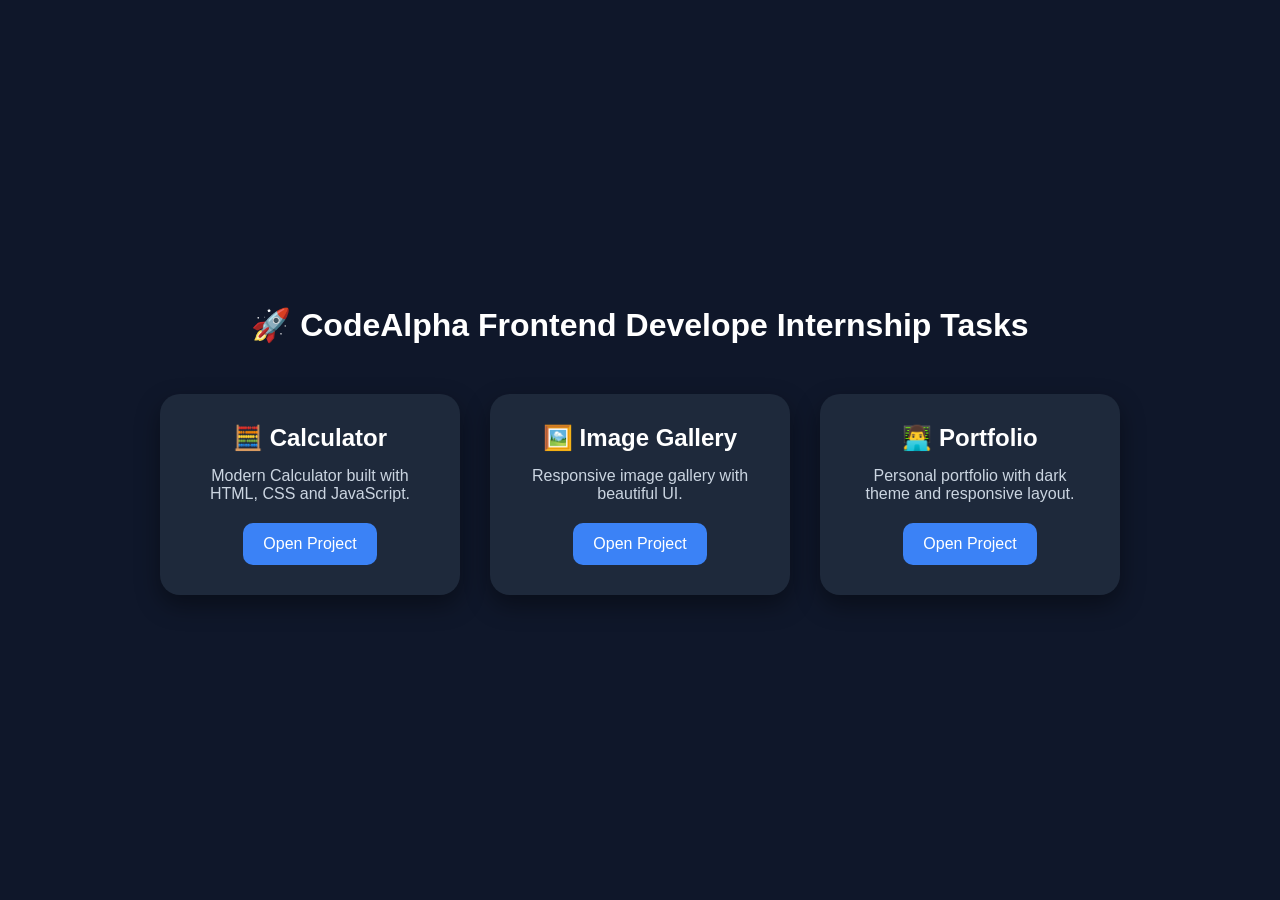
<file: index.html>
<!DOCTYPE html>
<html lang="en">
<head>
    <meta charset="UTF-8">
    <meta name="viewport" content="width=device-width, initial-scale=1.0">
    <title>CodeAlpha Tasks</title>
    <link rel="stylesheet" href="style.css">
</head>
<body>

    <h1>🚀 CodeAlpha Frontend Develope Internship Tasks</h1>

    <div class="container">

        <div class="card">
            <h2>🧮 Calculator</h2>
            <p>Modern Calculator built with HTML, CSS and JavaScript.</p>
            <a href="./calculator/">Open Project</a>
        </div>

        <div class="card">
            <h2>🖼️ Image Gallery</h2>
            <p>Responsive image gallery with beautiful UI.</p>
            <a href="./image-gallery/">Open Project</a>
        </div>

        <div class="card">
            <h2>👨‍💻 Portfolio</h2>
            <p>Personal portfolio with dark theme and responsive layout.</p>
            <a href="./Portfolio/">Open Project</a>
        </div>

    </div>

</body>
</html>
</file>
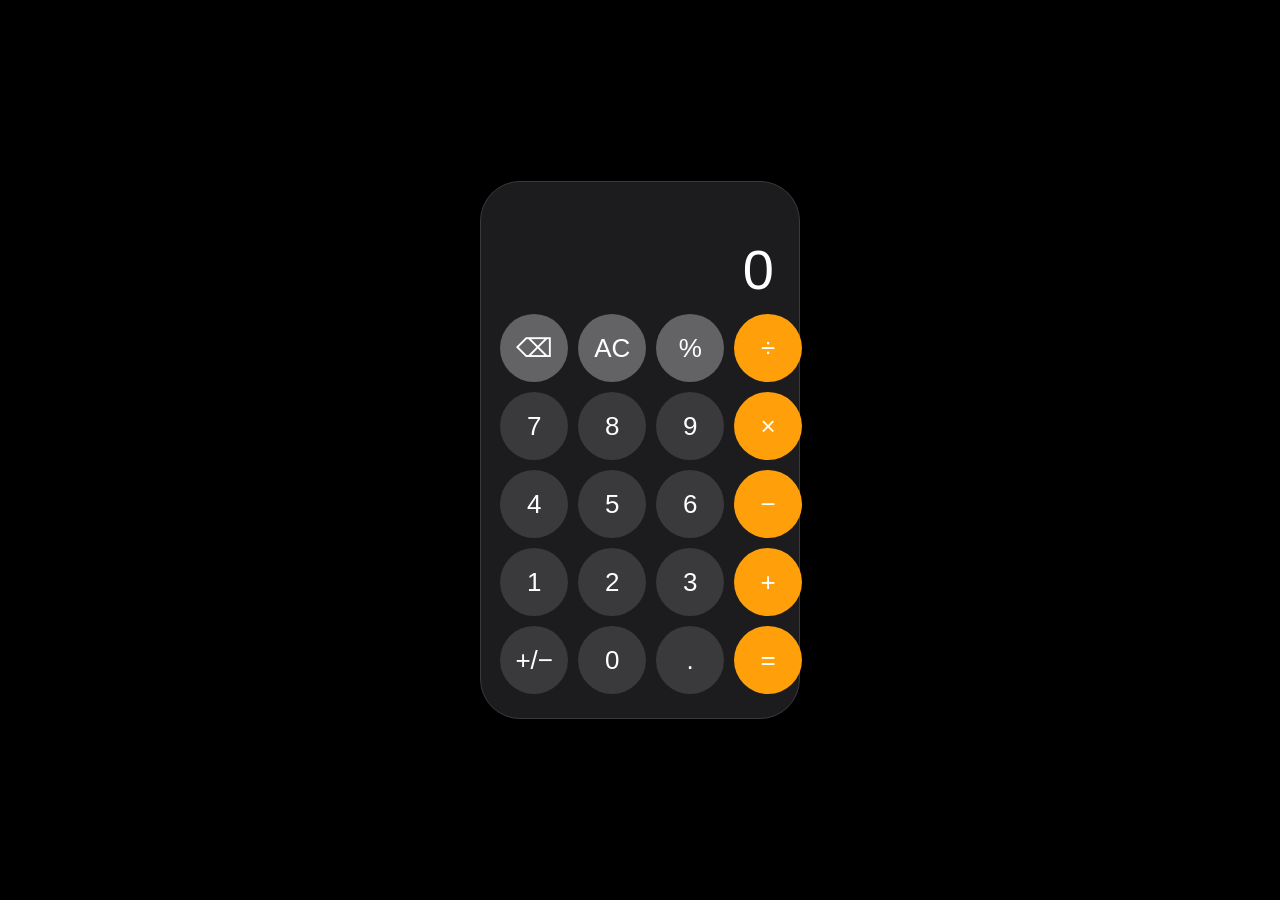
<file: calculator/index.html>
<!DOCTYPE html>
<html lang="en">
<head>
  <meta charset="UTF-8" />
  <meta name="viewport" content="width=device-width, initial-scale=1.0"/>
  <title> Calculator </title>
  <link rel="stylesheet" href="style.css" />
</head>
<body>

  <div class="calc-wrap">
    <div class="calc">

      <!-- Display -->
      <div class="display">
        <div class="expression" id="expr"></div>
        <div class="result" id="result">0</div>
      </div>

      <!-- Buttons Grid -->
      <div class="grid">

        <!-- Row 1 -->
        <button class="btn btn-gray" id="btn-del" onclick="calcDel()">⌫</button>
        <button class="btn btn-gray" onclick="calcAC()">AC</button>
        <button class="btn btn-gray" onclick="calcPercent()">%</button>
        <button class="btn btn-orange" id="op-div" onclick="calcOp('÷')">÷</button>

        <!-- Row 2 -->
        <button class="btn btn-dark" onclick="calcNum('7')">7</button>
        <button class="btn btn-dark" onclick="calcNum('8')">8</button>
        <button class="btn btn-dark" onclick="calcNum('9')">9</button>
        <button class="btn btn-orange" id="op-mul" onclick="calcOp('×')">×</button>

        <!-- Row 3 -->
        <button class="btn btn-dark" onclick="calcNum('4')">4</button>
        <button class="btn btn-dark" onclick="calcNum('5')">5</button>
        <button class="btn btn-dark" onclick="calcNum('6')">6</button>
        <button class="btn btn-orange" id="op-sub" onclick="calcOp('−')">−</button>

        <!-- Row 4 -->
        <button class="btn btn-dark" onclick="calcNum('1')">1</button>
        <button class="btn btn-dark" onclick="calcNum('2')">2</button>
        <button class="btn btn-dark" onclick="calcNum('3')">3</button>
        <button class="btn btn-orange" id="op-add" onclick="calcOp('+')">+</button>

        <!-- Row 5 -->
        <button class="btn btn-dark" onclick="calcPlusMinus()">+/−</button>
        <button class="btn btn-dark" onclick="calcNum('0')">0</button>
        <button class="btn btn-dark" onclick="calcDot()">.</button>
        <button class="btn btn-orange" onclick="calcEquals()">=</button>

      </div>
    </div>
  </div>

  <script src="script.js"></script>
</body>
</html>
</file>
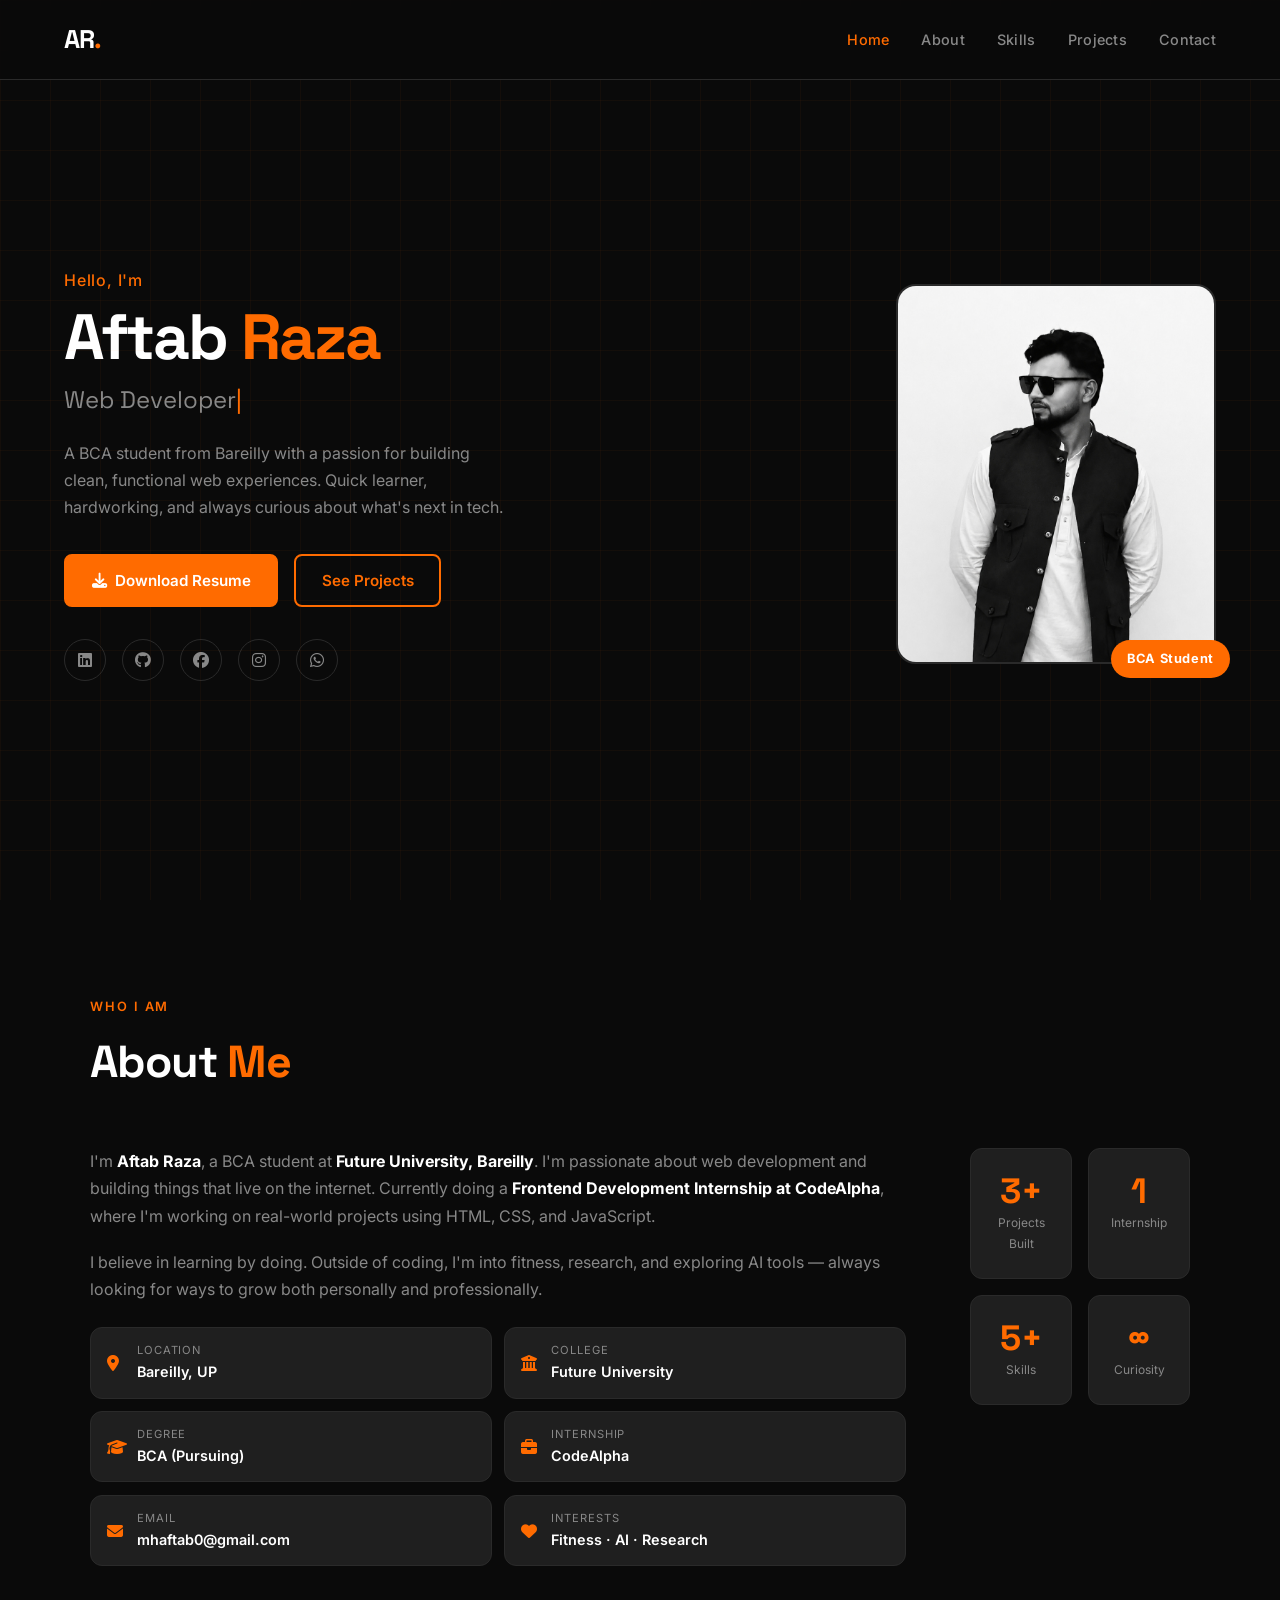
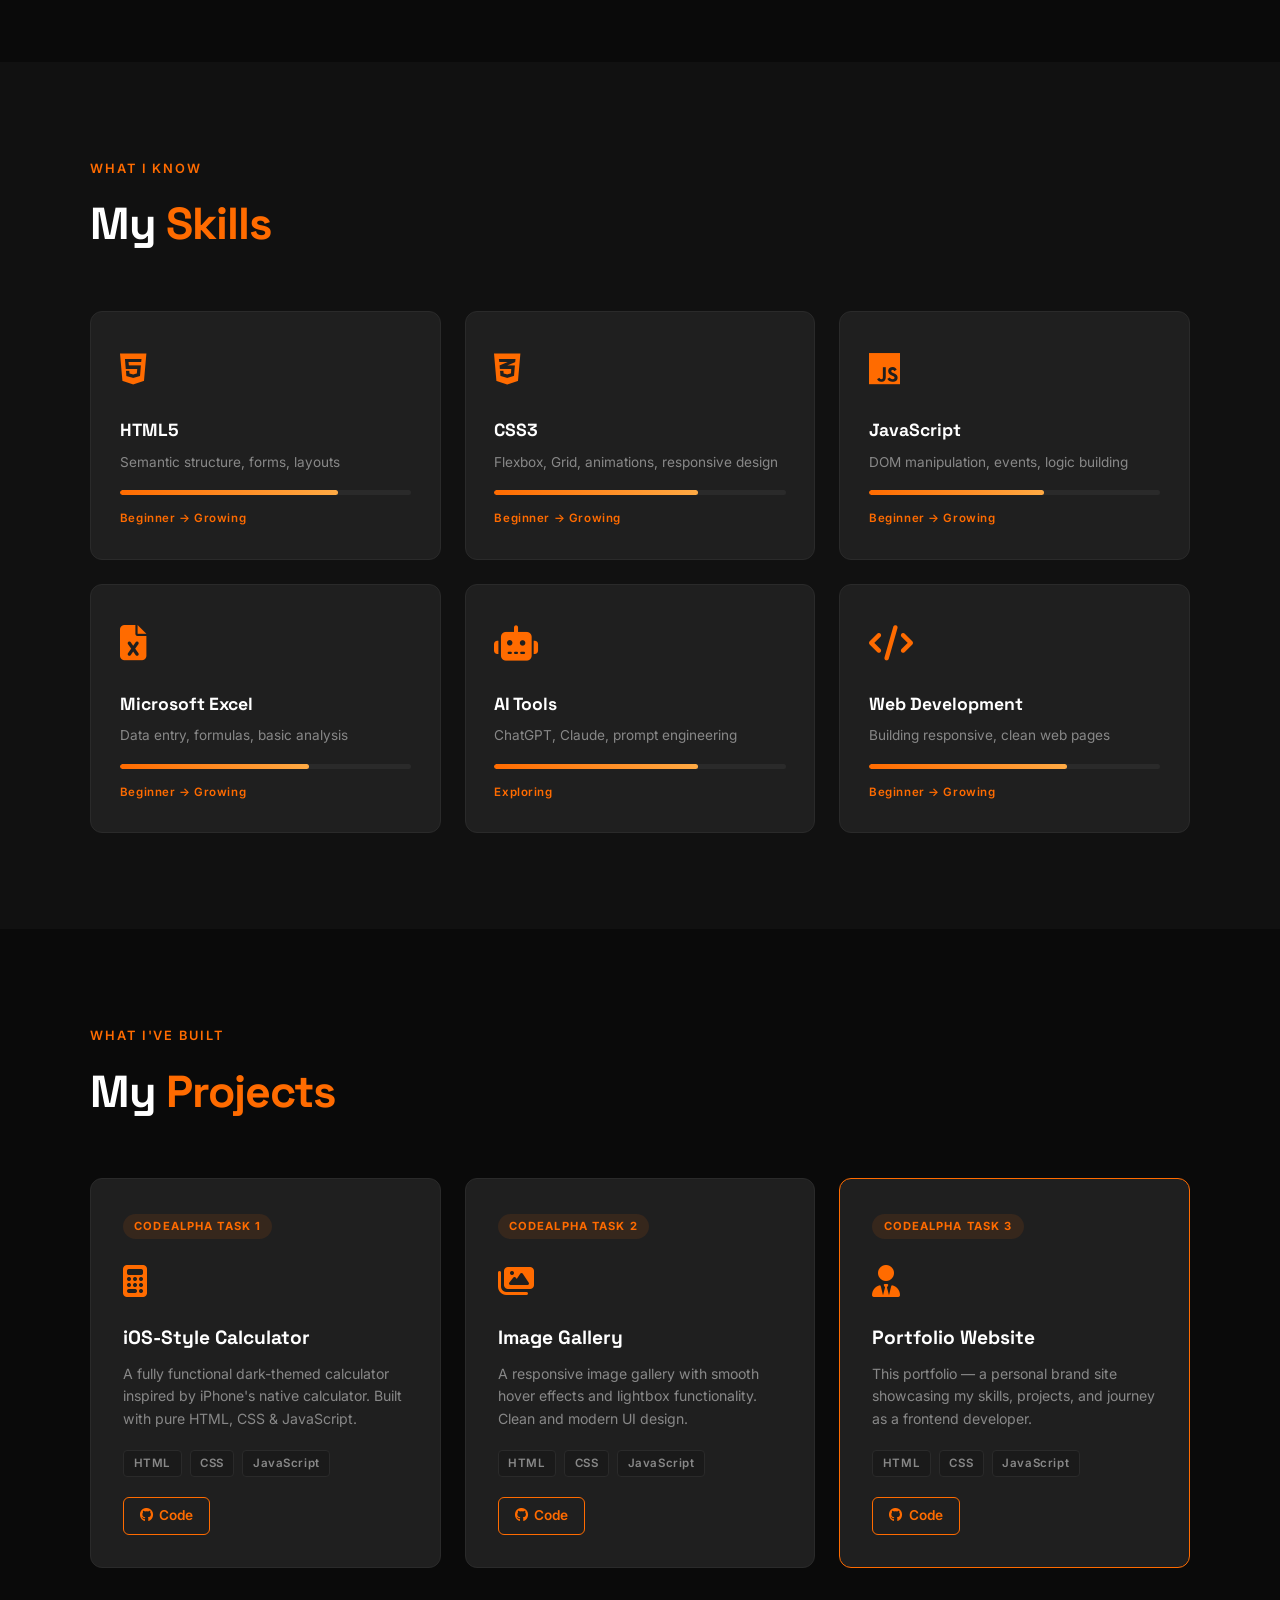
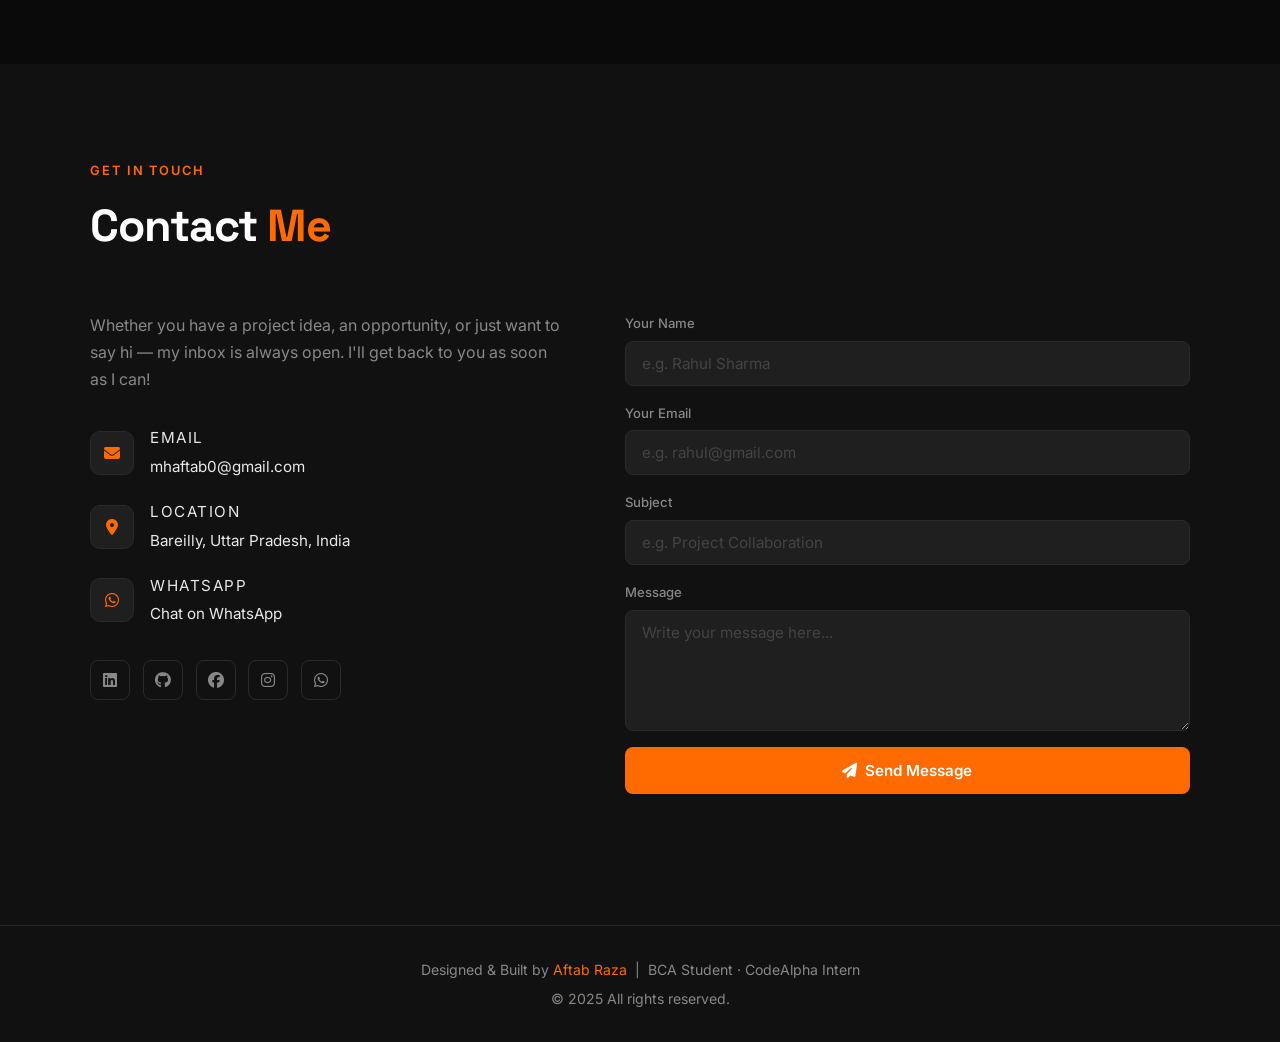
<file: Portfilio/index.html>
<!DOCTYPE html>
<html lang="en">
<head>
  <meta charset="UTF-8" />
  <meta name="viewport" content="width=device-width, initial-scale=1.0"/>
  <title>Aftab Raza | Portfolio</title>
  <link rel="stylesheet" href="style.css" />
  <!-- Google Fonts -->
  <link href="https://fonts.googleapis.com/css2?family=Space+Grotesk:wght@300;400;500;600;700&family=Inter:wght@300;400;500&display=swap" rel="stylesheet"/>
  <!-- Font Awesome for icons -->
  <link rel="stylesheet" href="https://cdnjs.cloudflare.com/ajax/libs/font-awesome/6.5.0/css/all.min.css"/>
</head>
<body>

  <!--============ NAVBAR============ -->
  <nav class="navbar" id="navbar">
    <div class="nav-logo">AR<span class="dot">.</span></div>
    <ul class="nav-links" id="navLinks">
      <li><a href="#home">Home</a></li>
      <li><a href="#about">About</a></li>
      <li><a href="#skills">Skills</a></li>
      <li><a href="#projects">Projects</a></li>
      <li><a href="#contact">Contact</a></li>
    </ul>
    <button class="hamburger" id="hamburger">
      <i class="fas fa-bars"></i>
    </button>
  </nav>

  <!-- ========== HERO / HOME ========== -->
  <section class="hero" id="home">
    <div class="hero-content">
      <p class="hero-eyebrow"> Hello, I'm</p>
      <h1 class="hero-name">Aftab <span class="accent">Raza</span></h1>
      <h2 class="hero-role">
        <span class="typewriter" id="typewriter"></span><span class="cursor">|</span>
      </h2>
      <p class="hero-bio">
        A BCA student from Bareilly with a passion for building clean,
        functional web experiences. Quick learner, hardworking, and
        always curious about what's next in tech.
      </p>
      <div class="hero-btns">
        <!-- 
          
          📌 RESUME BUTTON:
          
        -->
        <a href="Aftab_Raza_Resume.pdf" download class="btn btn-primary">
          <i class="fas fa-download"></i> Download Resume
        </a>
        <a href="#projects" class="btn btn-outline">See Projects</a>
      </div>
      <div class="social-icons">
        <a href="https://www.linkedin.com/in/aftab-raza-778572353/" target="_blank" title="LinkedIn"><i class="fab fa-linkedin"></i></a>
        <a href="https://github.com/aftab-raza-00" target="_blank" title="GitHub"><i class="fab fa-github"></i></a>
        <a href="https://www.facebook.com/profile.php?id=100047359881848" target="_blank" title="Facebook"><i class="fab fa-facebook"></i></a>
        <a href="https://instagram.com/aftab_raza_ansari_" target="_blank" title="Instagram"><i class="fab fa-instagram"></i></a>
        <a href="https://wa.me/+919389377855" target="_blank" title="WhatsApp"><i class="fab fa-whatsapp"></i></a>
        <!-- 
          =============================================
          📌 SOCIAL LINKS:
          
        -->
      </div>
    </div>

    <div class="hero-photo">
      <!-- 
       PROFILE PHOTO -->
      <div class="photo-frame">
        <img src="profile.jpg" alt="Aftab Raza" id="profileImg"
          onerror="this.style.display='none'; document.getElementById('photoPlaceholder').style.display='flex'"/>
        <div class="photo-placeholder" id="photoPlaceholder">
          <i class="fas fa-user"></i>
          <span>Add profile.jpg</span>
        </div>
      </div>
      <div class="photo-badge">BCA Student</div>
    </div>
  </section>

  <!-- ========== ABOUT ========== -->
  <section class="section" id="about">
    <div class="section-inner">
      <p class="section-eyebrow">Who I Am</p>
      <h2 class="section-title">About <span class="accent">Me</span></h2>

      <div class="about-grid">
        <div class="about-text">
          <p>
            I'm <strong>Aftab Raza</strong>, a BCA student at <strong>Future University, Bareilly</strong>.
            I'm passionate about web development and building things that live on the internet.
            Currently doing a <strong>Frontend Development Internship at CodeAlpha</strong>, where I'm
            working on real-world projects using HTML, CSS, and JavaScript.
          </p>
          <p>
            I believe in learning by doing. Outside of coding, I'm into fitness, research, and exploring
            AI tools — always looking for ways to grow both personally and professionally.
          </p>
          <div class="about-cards">
            <div class="info-card">
              <i class="fas fa-map-marker-alt"></i>
              <div>
                <span class="card-label">Location</span>
                <span class="card-value">Bareilly, UP</span>
              </div>
            </div>
            <div class="info-card">
              <i class="fas fa-university"></i>
              <div>
                <span class="card-label">College</span>
                <span class="card-value">Future University</span>
              </div>
            </div>
            <div class="info-card">
              <i class="fas fa-graduation-cap"></i>
              <div>
                <span class="card-label">Degree</span>
                <span class="card-value">BCA (Pursuing)</span>
              </div>
            </div>
            <div class="info-card">
              <i class="fas fa-briefcase"></i>
              <div>
                <span class="card-label">Internship</span>
                <span class="card-value">CodeAlpha</span>
              </div>
            </div>
            <div class="info-card">
              <i class="fas fa-envelope"></i>
              <div>
                <span class="card-label">Email</span>
                <span class="card-value">mhaftab0@gmail.com</span>
              </div>
            </div>
            <div class="info-card">
              <i class="fas fa-heart"></i>
              <div>
                <span class="card-label">Interests</span>
                <span class="card-value">Fitness · AI · Research</span>
              </div>
            </div>
          </div>
        </div>

        <div class="about-stats">
          <div class="stat-box">
            <span class="stat-num accent">3+</span>
            <span class="stat-label">Projects Built</span>
          </div>
          <div class="stat-box">
            <span class="stat-num accent">1</span>
            <span class="stat-label">Internship</span>
          </div>
          <div class="stat-box">
            <span class="stat-num accent">5+</span>
            <span class="stat-label">Skills</span>
          </div>
          <div class="stat-box">
            <span class="stat-num accent">∞</span>
            <span class="stat-label">Curiosity</span>
          </div>
        </div>
      </div>
    </div>
  </section>

  <!-- ========== SKILLS ========== -->
  <section class="section section-dark" id="skills">
    <div class="section-inner">
      <p class="section-eyebrow">What I Know</p>
      <h2 class="section-title">My <span class="accent">Skills</span></h2>

      <div class="skills-grid">

        <div class="skill-card">
          <div class="skill-icon"><i class="fab fa-html5"></i></div>
          <h3>HTML5</h3>
          <p>Semantic structure, forms, layouts</p>
          <div class="skill-bar"><div class="skill-fill" style="width: 75%"></div></div>
          <span class="skill-level">Beginner → Growing</span>
        </div>

        <div class="skill-card">
          <div class="skill-icon"><i class="fab fa-css3-alt"></i></div>
          <h3>CSS3</h3>
          <p>Flexbox, Grid, animations, responsive design</p>
          <div class="skill-bar"><div class="skill-fill" style="width: 70%"></div></div>
          <span class="skill-level">Beginner → Growing</span>
        </div>

        <div class="skill-card">
          <div class="skill-icon"><i class="fab fa-js"></i></div>
          <h3>JavaScript</h3>
          <p>DOM manipulation, events, logic building</p>
          <div class="skill-bar"><div class="skill-fill" style="width: 60%"></div></div>
          <span class="skill-level">Beginner → Growing</span>
        </div>

        <div class="skill-card">
          <div class="skill-icon"><i class="fas fa-file-excel"></i></div>
          <h3>Microsoft Excel</h3>
          <p>Data entry, formulas, basic analysis</p>
          <div class="skill-bar"><div class="skill-fill" style="width: 65%"></div></div>
          <span class="skill-level">Beginner → Growing</span>
        </div>

        <div class="skill-card">
          <div class="skill-icon"><i class="fas fa-robot"></i></div>
          <h3>AI Tools</h3>
          <p>ChatGPT, Claude, prompt engineering</p>
          <div class="skill-bar"><div class="skill-fill" style="width: 70%"></div></div>
          <span class="skill-level">Exploring</span>
        </div>

        <div class="skill-card">
          <div class="skill-icon"><i class="fas fa-code"></i></div>
          <h3>Web Development</h3>
          <p>Building responsive, clean web pages</p>
          <div class="skill-bar"><div class="skill-fill" style="width: 68%"></div></div>
          <span class="skill-level">Beginner → Growing</span>
        </div>

      </div>
    </div>
  </section>

  <!-- ========== PROJECTS ========== -->
  <section class="section" id="projects">
    <div class="section-inner">
      <p class="section-eyebrow">What I've Built</p>
      <h2 class="section-title">My <span class="accent">Projects</span></h2>

      <div class="projects-grid">

        <div class="project-card">
          <div class="project-tag">CodeAlpha Task 1</div>
          <div class="project-icon"><i class="fas fa-calculator"></i></div>
          <h3>iOS-Style Calculator</h3>
          <p>A fully functional dark-themed calculator inspired by iPhone's native calculator. Built with pure HTML, CSS & JavaScript.</p>
          <div class="project-tech">
            <span>HTML</span><span>CSS</span><span>JavaScript</span>
          </div>
          <div class="project-links">
            <!-- 
              📌 GitHub link 
            -->
            <a href="https://github.com/aftab-raza-00/calculator" target="_blank" class="proj-btn">
              <i class="fab fa-github"></i> Code
            </a>
          </div>
        </div>

        <div class="project-card">
          <div class="project-tag">CodeAlpha Task 2</div>
          <div class="project-icon"><i class="fas fa-images"></i></div>
          <h3>Image Gallery</h3>
          <p>A responsive image gallery with smooth hover effects and lightbox functionality. Clean and modern UI design.</p>
          <div class="project-tech">
            <span>HTML</span><span>CSS</span><span>JavaScript</span>
          </div>
          <div class="project-links">
            <a href="https://github.com/YOUR_USERNAME/image-gallery" target="_blank" class="proj-btn">
              <i class="fab fa-github"></i> Code
            </a>
          </div>
        </div>

        <div class="project-card featured">
          <div class="project-tag">CodeAlpha Task 3</div>
          <div class="project-icon"><i class="fas fa-user-tie"></i></div>
          <h3>Portfolio Website</h3>
          <p>This portfolio — a personal brand site showcasing my skills, projects, and journey as a frontend developer.</p>
          <div class="project-tech">
            <span>HTML</span><span>CSS</span><span>JavaScript</span>
          </div>
          <div class="project-links">
            <a href="https://github.com/YOUR_USERNAME/portfolio" target="_blank" class="proj-btn">
              <i class="fab fa-github"></i> Code
            </a>
          </div>
        </div>

      </div>
    </div>
  </section>

  <!-- ========== CONTACT ========== -->
  <section class="section section-dark" id="contact">
    <div class="section-inner">
      <p class="section-eyebrow">Get In Touch</p>
      <h2 class="section-title">Contact <span class="accent">Me</span></h2>

      <div class="contact-grid">

        <div class="contact-info">
          <p class="contact-intro">
            Whether you have a project idea, an opportunity, or just want to say hi —
            my inbox is always open. I'll get back to you as soon as I can!
          </p>

          <div class="contact-items">
            <div class="contact-item">
              <div class="contact-icon"><i class="fas fa-envelope"></i></div>
              <div>
                <span class="contact-label">Email</span>
                <a href="mailto:mhaftab0@gmail.com">mhaftab0@gmail.com</a>
              </div>
            </div>
            <div class="contact-item">
              <div class="contact-icon"><i class="fas fa-map-marker-alt"></i></div>
              <div>
                <span class="contact-label">Location</span>
                <span>Bareilly, Uttar Pradesh, India</span>
              </div>
            </div>
            <div class="contact-item">
              <div class="contact-icon"><i class="fab fa-whatsapp"></i></div>
              <div>
                <span class="contact-label">WhatsApp</span>
                <!-- 📌 WhatsApp number  -->
                <a href="https://wa.me/+919389377855" target="_blank">Chat on WhatsApp</a>
              </div>
            </div>
          </div>

          <div class="contact-socials">
            <a href="https://www.linkedin.com/in/aftab-raza-778572353/" target="_blank" title="LinkedIn"><i class="fab fa-linkedin"></i></a>
        <a href="https://github.com/aftab-raza-00" target="_blank" title="GitHub"><i class="fab fa-github"></i></a>
        <a href="https://www.facebook.com/profile.php?id=100047359881848" target="_blank" title="Facebook"><i class="fab fa-facebook"></i></a>
        <a href="https://instagram.com/aftab_raza_ansari_" target="_blank" title="Instagram"><i class="fab fa-instagram"></i></a>
        <a href="https://wa.me/+919389377855" target="_blank" title="WhatsApp"><i class="fab fa-whatsapp"></i></a>
          </div>
        </div>

        <!-- Contact Form -->
        <div class="contact-form">
          <div class="form-group">
            <label>Your Name</label>
            <input type="text" placeholder="e.g. Rahul Sharma" id="formName"/>
          </div>
          <div class="form-group">
            <label>Your Email</label>
            <input type="email" placeholder="e.g. rahul@gmail.com" id="formEmail"/>
          </div>
          <div class="form-group">
            <label>Subject</label>
            <input type="text" placeholder="e.g. Project Collaboration" id="formSubject"/>
          </div>
          <div class="form-group">
            <label>Message</label>
            <textarea rows="5" placeholder="Write your message here..." id="formMessage"></textarea>
          </div>
          <button class="btn btn-primary full-width" onclick="sendMessage()">
            <i class="fas fa-paper-plane"></i> Send Message
          </button>
          <p class="form-note" id="formStatus"></p>
        </div>

      </div>
    </div>
  </section>

  <!-- ========== FOOTER ========== -->
  <footer class="footer">
    <p>Designed & Built by <span class="accent">Aftab Raza</span> &nbsp;|&nbsp; BCA Student · CodeAlpha Intern</p>
    <p class="footer-sub">© 2025 All rights reserved.</p>
  </footer>

  <script src="script.js"></script>
</body>
</html>
</file>
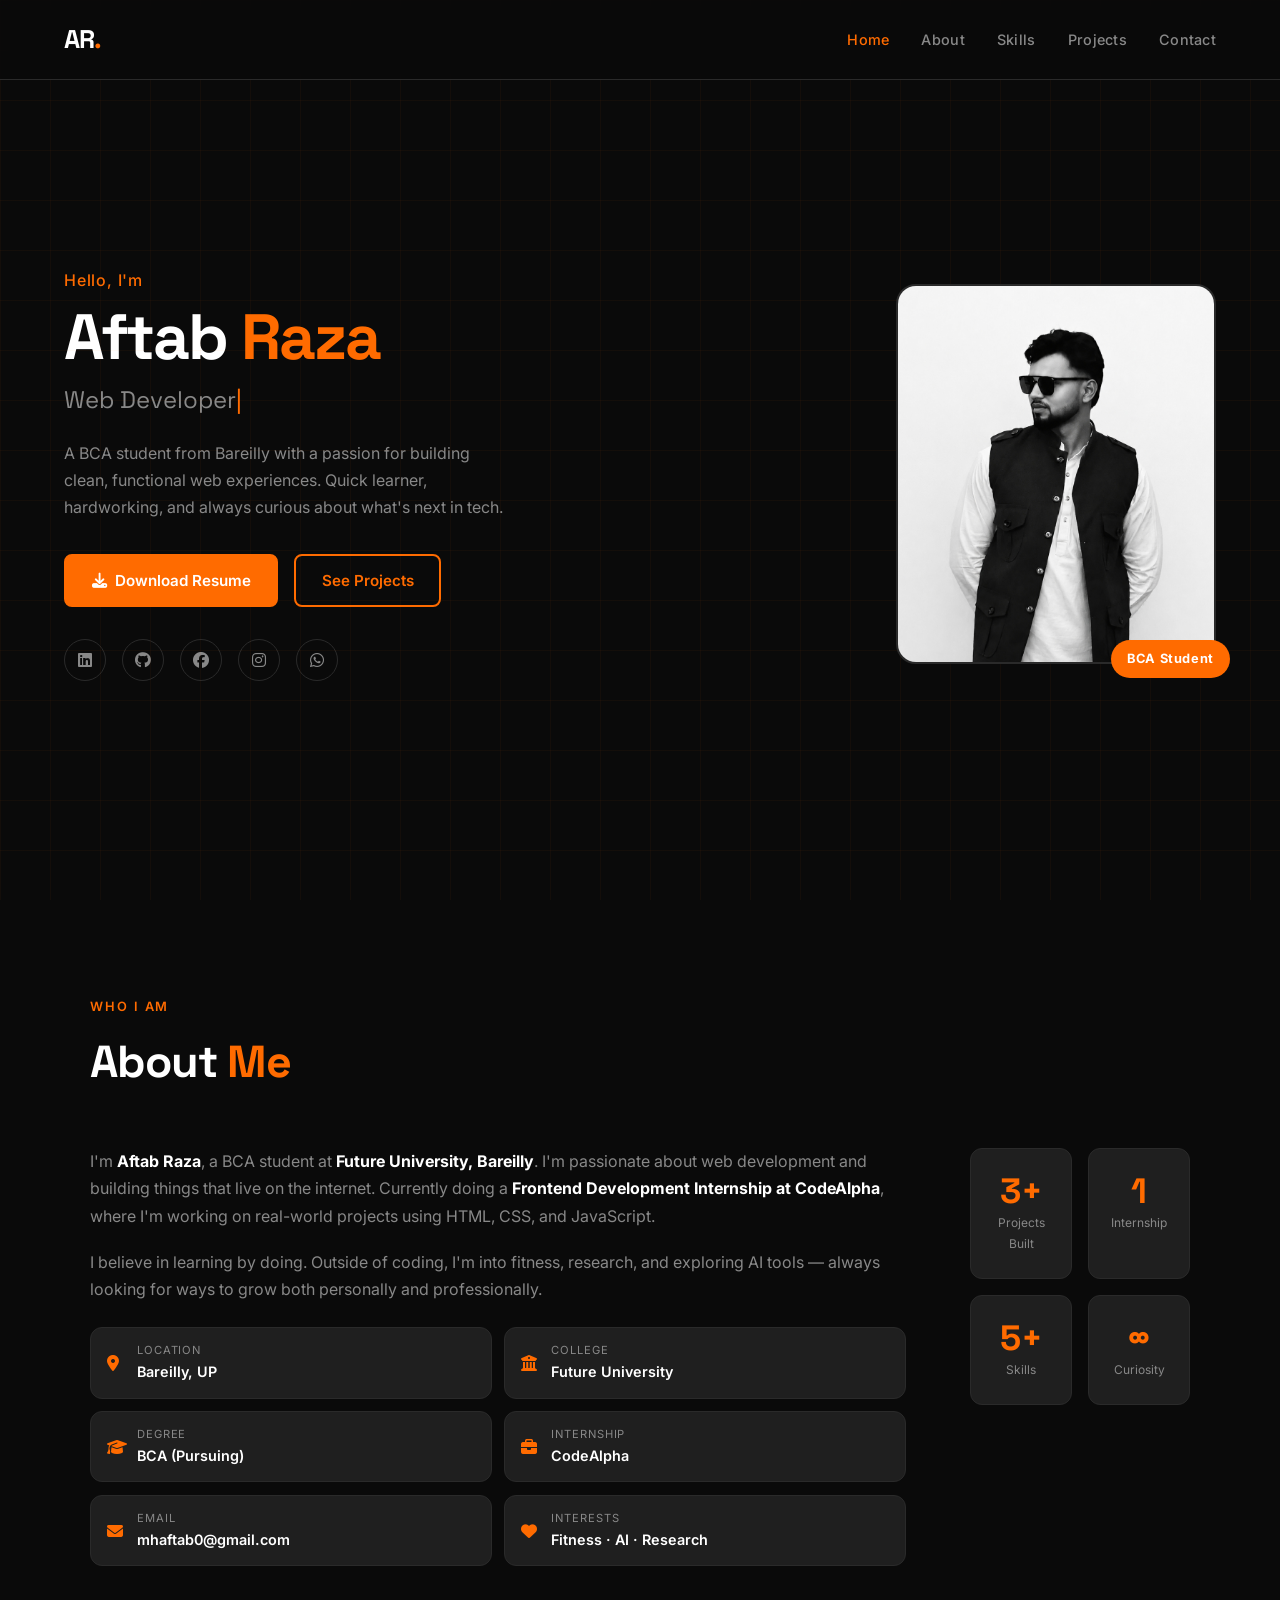
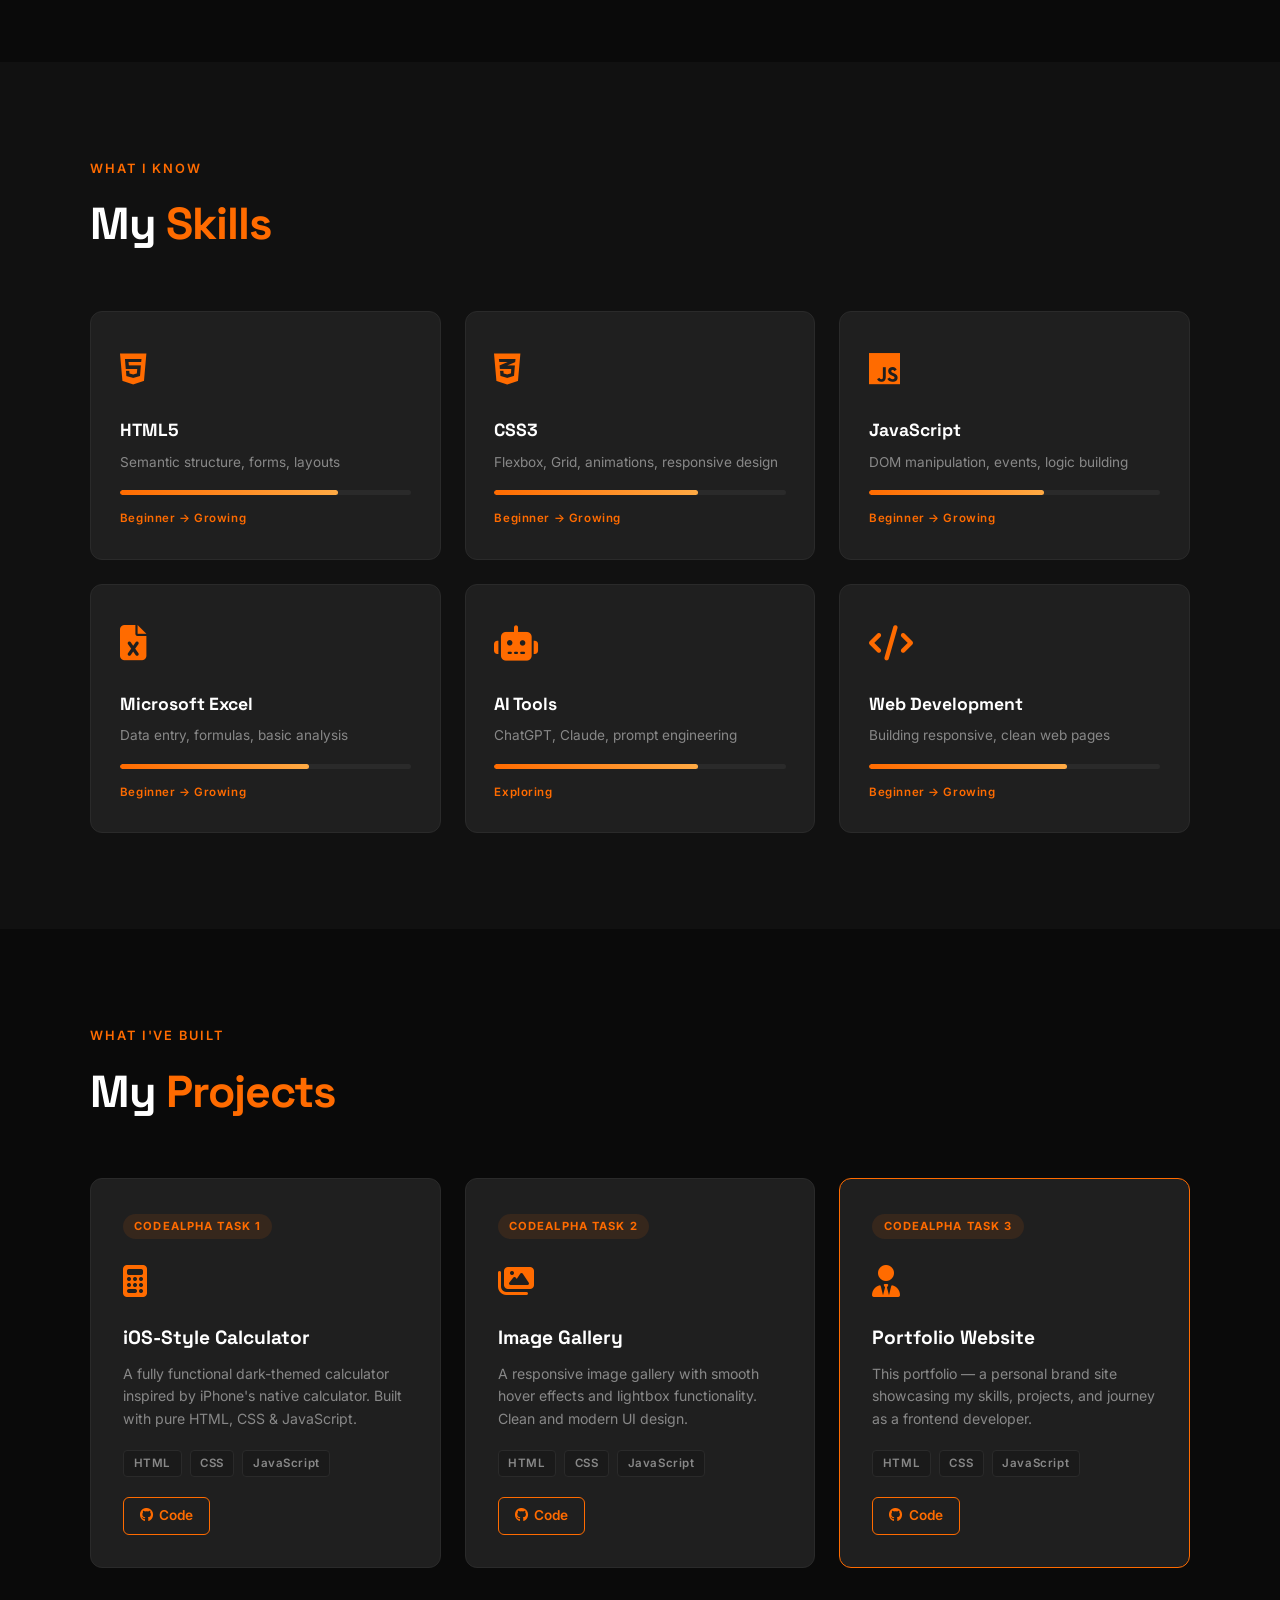
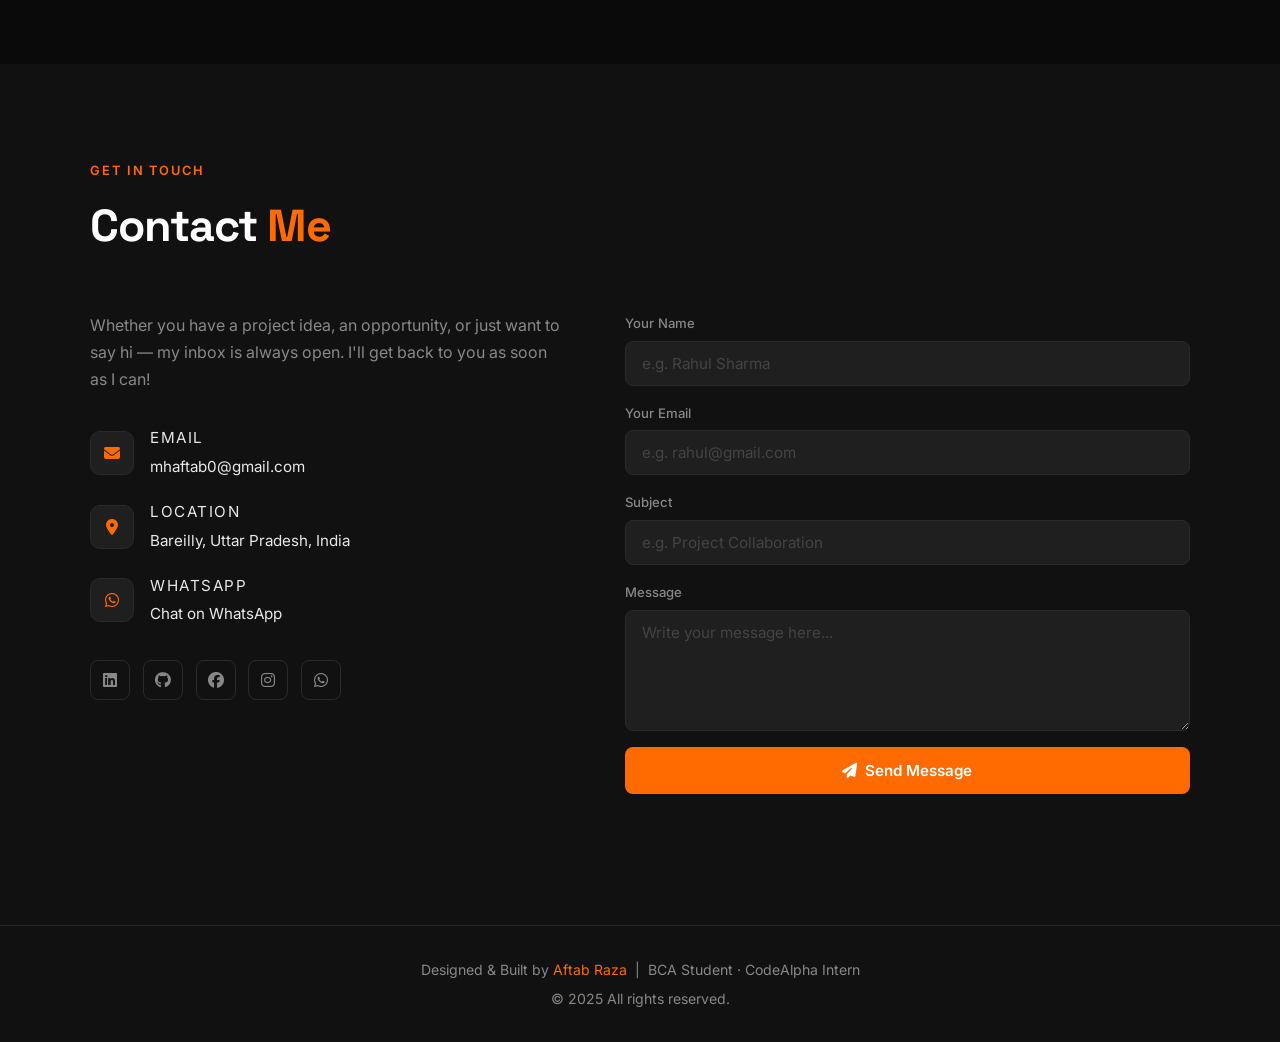
<file: Portfolio/index.html>
<!DOCTYPE html>
<html lang="en">
<head>
  <meta charset="UTF-8" />
  <meta name="viewport" content="width=device-width, initial-scale=1.0"/>
  <title>Aftab Raza | Portfolio</title>
  <link rel="stylesheet" href="style.css" />
  <!-- Google Fonts -->
  <link href="https://fonts.googleapis.com/css2?family=Space+Grotesk:wght@300;400;500;600;700&family=Inter:wght@300;400;500&display=swap" rel="stylesheet"/>
  <!-- Font Awesome for icons -->
  <link rel="stylesheet" href="https://cdnjs.cloudflare.com/ajax/libs/font-awesome/6.5.0/css/all.min.css"/>
</head>
<body>

  <!--============ NAVBAR============ -->
  <nav class="navbar" id="navbar">
    <div class="nav-logo">AR<span class="dot">.</span></div>
    <ul class="nav-links" id="navLinks">
      <li><a href="#home">Home</a></li>
      <li><a href="#about">About</a></li>
      <li><a href="#skills">Skills</a></li>
      <li><a href="#projects">Projects</a></li>
      <li><a href="#contact">Contact</a></li>
    </ul>
    <button class="hamburger" id="hamburger">
      <i class="fas fa-bars"></i>
    </button>
  </nav>

  <!-- ========== HERO / HOME ========== -->
  <section class="hero" id="home">
    <div class="hero-content">
      <p class="hero-eyebrow"> Hello, I'm</p>
      <h1 class="hero-name">Aftab <span class="accent">Raza</span></h1>
      <h2 class="hero-role">
        <span class="typewriter" id="typewriter"></span><span class="cursor">|</span>
      </h2>
      <p class="hero-bio">
        A BCA student from Bareilly with a passion for building clean,
        functional web experiences. Quick learner, hardworking, and
        always curious about what's next in tech.
      </p>
      <div class="hero-btns">
        <!-- 
          
          📌 RESUME BUTTON:
          
        -->
        <a href="Aftab_Raza_Resume.pdf" download class="btn btn-primary">
          <i class="fas fa-download"></i> Download Resume
        </a>
        <a href="#projects" class="btn btn-outline">See Projects</a>
      </div>
      <div class="social-icons">
        <a href="https://www.linkedin.com/in/aftab-raza-778572353/" target="_blank" title="LinkedIn"><i class="fab fa-linkedin"></i></a>
        <a href="https://github.com/aftab-raza-00" target="_blank" title="GitHub"><i class="fab fa-github"></i></a>
        <a href="https://www.facebook.com/profile.php?id=100047359881848" target="_blank" title="Facebook"><i class="fab fa-facebook"></i></a>
        <a href="https://instagram.com/aftab_raza_ansari_" target="_blank" title="Instagram"><i class="fab fa-instagram"></i></a>
        <a href="https://wa.me/+919389377855" target="_blank" title="WhatsApp"><i class="fab fa-whatsapp"></i></a>
        <!-- 
          =============================================
          📌 SOCIAL LINKS:
          
        -->
      </div>
    </div>

    <div class="hero-photo">
      <!-- 
       PROFILE PHOTO -->
      <div class="photo-frame">
        <img src="profile.jpg" alt="Aftab Raza" id="profileImg"
          onerror="this.style.display='none'; document.getElementById('photoPlaceholder').style.display='flex'"/>
        <div class="photo-placeholder" id="photoPlaceholder">
          <i class="fas fa-user"></i>
          <span>Add profile.jpg</span>
        </div>
      </div>
      <div class="photo-badge">BCA Student</div>
    </div>
  </section>

  <!-- ========== ABOUT ========== -->
  <section class="section" id="about">
    <div class="section-inner">
      <p class="section-eyebrow">Who I Am</p>
      <h2 class="section-title">About <span class="accent">Me</span></h2>

      <div class="about-grid">
        <div class="about-text">
          <p>
            I'm <strong>Aftab Raza</strong>, a BCA student at <strong>Future University, Bareilly</strong>.
            I'm passionate about web development and building things that live on the internet.
            Currently doing a <strong>Frontend Development Internship at CodeAlpha</strong>, where I'm
            working on real-world projects using HTML, CSS, and JavaScript.
          </p>
          <p>
            I believe in learning by doing. Outside of coding, I'm into fitness, research, and exploring
            AI tools — always looking for ways to grow both personally and professionally.
          </p>
          <div class="about-cards">
            <div class="info-card">
              <i class="fas fa-map-marker-alt"></i>
              <div>
                <span class="card-label">Location</span>
                <span class="card-value">Bareilly, UP</span>
              </div>
            </div>
            <div class="info-card">
              <i class="fas fa-university"></i>
              <div>
                <span class="card-label">College</span>
                <span class="card-value">Future University</span>
              </div>
            </div>
            <div class="info-card">
              <i class="fas fa-graduation-cap"></i>
              <div>
                <span class="card-label">Degree</span>
                <span class="card-value">BCA (Pursuing)</span>
              </div>
            </div>
            <div class="info-card">
              <i class="fas fa-briefcase"></i>
              <div>
                <span class="card-label">Internship</span>
                <span class="card-value">CodeAlpha</span>
              </div>
            </div>
            <div class="info-card">
              <i class="fas fa-envelope"></i>
              <div>
                <span class="card-label">Email</span>
                <span class="card-value">mhaftab0@gmail.com</span>
              </div>
            </div>
            <div class="info-card">
              <i class="fas fa-heart"></i>
              <div>
                <span class="card-label">Interests</span>
                <span class="card-value">Fitness · AI · Research</span>
              </div>
            </div>
          </div>
        </div>

        <div class="about-stats">
          <div class="stat-box">
            <span class="stat-num accent">3+</span>
            <span class="stat-label">Projects Built</span>
          </div>
          <div class="stat-box">
            <span class="stat-num accent">1</span>
            <span class="stat-label">Internship</span>
          </div>
          <div class="stat-box">
            <span class="stat-num accent">5+</span>
            <span class="stat-label">Skills</span>
          </div>
          <div class="stat-box">
            <span class="stat-num accent">∞</span>
            <span class="stat-label">Curiosity</span>
          </div>
        </div>
      </div>
    </div>
  </section>

  <!-- ========== SKILLS ========== -->
  <section class="section section-dark" id="skills">
    <div class="section-inner">
      <p class="section-eyebrow">What I Know</p>
      <h2 class="section-title">My <span class="accent">Skills</span></h2>

      <div class="skills-grid">

        <div class="skill-card">
          <div class="skill-icon"><i class="fab fa-html5"></i></div>
          <h3>HTML5</h3>
          <p>Semantic structure, forms, layouts</p>
          <div class="skill-bar"><div class="skill-fill" style="width: 75%"></div></div>
          <span class="skill-level">Beginner → Growing</span>
        </div>

        <div class="skill-card">
          <div class="skill-icon"><i class="fab fa-css3-alt"></i></div>
          <h3>CSS3</h3>
          <p>Flexbox, Grid, animations, responsive design</p>
          <div class="skill-bar"><div class="skill-fill" style="width: 70%"></div></div>
          <span class="skill-level">Beginner → Growing</span>
        </div>

        <div class="skill-card">
          <div class="skill-icon"><i class="fab fa-js"></i></div>
          <h3>JavaScript</h3>
          <p>DOM manipulation, events, logic building</p>
          <div class="skill-bar"><div class="skill-fill" style="width: 60%"></div></div>
          <span class="skill-level">Beginner → Growing</span>
        </div>

        <div class="skill-card">
          <div class="skill-icon"><i class="fas fa-file-excel"></i></div>
          <h3>Microsoft Excel</h3>
          <p>Data entry, formulas, basic analysis</p>
          <div class="skill-bar"><div class="skill-fill" style="width: 65%"></div></div>
          <span class="skill-level">Beginner → Growing</span>
        </div>

        <div class="skill-card">
          <div class="skill-icon"><i class="fas fa-robot"></i></div>
          <h3>AI Tools</h3>
          <p>ChatGPT, Claude, prompt engineering</p>
          <div class="skill-bar"><div class="skill-fill" style="width: 70%"></div></div>
          <span class="skill-level">Exploring</span>
        </div>

        <div class="skill-card">
          <div class="skill-icon"><i class="fas fa-code"></i></div>
          <h3>Web Development</h3>
          <p>Building responsive, clean web pages</p>
          <div class="skill-bar"><div class="skill-fill" style="width: 68%"></div></div>
          <span class="skill-level">Beginner → Growing</span>
        </div>

      </div>
    </div>
  </section>

  <!-- ========== PROJECTS ========== -->
  <section class="section" id="projects">
    <div class="section-inner">
      <p class="section-eyebrow">What I've Built</p>
      <h2 class="section-title">My <span class="accent">Projects</span></h2>

      <div class="projects-grid">

        <div class="project-card">
          <div class="project-tag">CodeAlpha Task 1</div>
          <div class="project-icon"><i class="fas fa-calculator"></i></div>
          <h3>iOS-Style Calculator</h3>
          <p>A fully functional dark-themed calculator inspired by iPhone's native calculator. Built with pure HTML, CSS & JavaScript.</p>
          <div class="project-tech">
            <span>HTML</span><span>CSS</span><span>JavaScript</span>
          </div>
          <div class="project-links">
            <!-- 
              📌 GitHub link 
            -->
            <a href="https://aftab-raza-00.github.io/codealpha_tasks/calculator/" target="_blank" class="proj-btn">
              <i class="fab fa-github"></i> Code
            </a>
          </div>
        </div>

        <div class="project-card">
          <div class="project-tag">CodeAlpha Task 2</div>
          <div class="project-icon"><i class="fas fa-images"></i></div>
          <h3>Image Gallery</h3>
          <p>A responsive image gallery with smooth hover effects and lightbox functionality. Clean and modern UI design.</p>
          <div class="project-tech">
            <span>HTML</span><span>CSS</span><span>JavaScript</span>
          </div>
          <div class="project-links">
            <a href="https://aftab-raza-00.github.io/codealpha_tasks/image-gallery/" target="_blank" class="proj-btn">
              <i class="fab fa-github"></i> Code
            </a>
          </div>
        </div>

        <div class="project-card featured">
          <div class="project-tag">CodeAlpha Task 3</div>
          <div class="project-icon"><i class="fas fa-user-tie"></i></div>
          <h3>Portfolio Website</h3>
          <p>This portfolio — a personal brand site showcasing my skills, projects, and journey as a frontend developer.</p>
          <div class="project-tech">
            <span>HTML</span><span>CSS</span><span>JavaScript</span>
          </div>
          <div class="project-links">
            <a href="https://aftab-raza-00.github.io/codealpha_tasks/Portfolio/" target="_blank" class="proj-btn">
              <i class="fab fa-github"></i> Code
            </a>
          </div>
        </div>

      </div>
    </div>
  </section>

  <!-- ========== CONTACT ========== -->
  <section class="section section-dark" id="contact">
    <div class="section-inner">
      <p class="section-eyebrow">Get In Touch</p>
      <h2 class="section-title">Contact <span class="accent">Me</span></h2>

      <div class="contact-grid">

        <div class="contact-info">
          <p class="contact-intro">
            Whether you have a project idea, an opportunity, or just want to say hi —
            my inbox is always open. I'll get back to you as soon as I can!
          </p>

          <div class="contact-items">
            <div class="contact-item">
              <div class="contact-icon"><i class="fas fa-envelope"></i></div>
              <div>
                <span class="contact-label">Email</span>
                <a href="mailto:mhaftab0@gmail.com">mhaftab0@gmail.com</a>
              </div>
            </div>
            <div class="contact-item">
              <div class="contact-icon"><i class="fas fa-map-marker-alt"></i></div>
              <div>
                <span class="contact-label">Location</span>
                <span>Bareilly, Uttar Pradesh, India</span>
              </div>
            </div>
            <div class="contact-item">
              <div class="contact-icon"><i class="fab fa-whatsapp"></i></div>
              <div>
                <span class="contact-label">WhatsApp</span>
                <!-- 📌 WhatsApp number  -->
                <a href="https://wa.me/+919389377855" target="_blank">Chat on WhatsApp</a>
              </div>
            </div>
          </div>

          <div class="contact-socials">
            <a href="https://www.linkedin.com/in/aftab-raza-778572353/" target="_blank" title="LinkedIn"><i class="fab fa-linkedin"></i></a>
        <a href="https://github.com/aftab-raza-00" target="_blank" title="GitHub"><i class="fab fa-github"></i></a>
        <a href="https://www.facebook.com/profile.php?id=100047359881848" target="_blank" title="Facebook"><i class="fab fa-facebook"></i></a>
        <a href="https://instagram.com/aftab_raza_ansari_" target="_blank" title="Instagram"><i class="fab fa-instagram"></i></a>
        <a href="https://wa.me/+919389377855" target="_blank" title="WhatsApp"><i class="fab fa-whatsapp"></i></a>
          </div>
        </div>

        <!-- Contact Form -->
        <div class="contact-form">
          <div class="form-group">
            <label>Your Name</label>
            <input type="text" placeholder="e.g. Rahul Sharma" id="formName"/>
          </div>
          <div class="form-group">
            <label>Your Email</label>
            <input type="email" placeholder="e.g. rahul@gmail.com" id="formEmail"/>
          </div>
          <div class="form-group">
            <label>Subject</label>
            <input type="text" placeholder="e.g. Project Collaboration" id="formSubject"/>
          </div>
          <div class="form-group">
            <label>Message</label>
            <textarea rows="5" placeholder="Write your message here..." id="formMessage"></textarea>
          </div>
          <button class="btn btn-primary full-width" onclick="sendMessage()">
            <i class="fas fa-paper-plane"></i> Send Message
          </button>
          <p class="form-note" id="formStatus"></p>
        </div>

      </div>
    </div>
  </section>

  <!-- ========== FOOTER ========== -->
  <footer class="footer">
    <p>Designed & Built by <span class="accent">Aftab Raza</span> &nbsp;|&nbsp; BCA Student · CodeAlpha Intern</p>
    <p class="footer-sub">© 2025 All rights reserved.</p>
  </footer>

  <script src="script.js"></script>
</body>
</html>
</file>
<file: style.css>
*{
    margin:0;
    padding:0;
    box-sizing:border-box;
    font-family:Arial,sans-serif;
}

body{
    background:#0f172a;
    color:white;
    min-height:100vh;
    display:flex;
    flex-direction:column;
    align-items:center;
    justify-content:center;
}

h1{
    margin-bottom:50px;
}

.container{
    display:flex;
    gap:30px;
    flex-wrap:wrap;
    justify-content:center;
}

.card{
    background:#1e293b;
    width:300px;
    padding:30px;
    border-radius:20px;
    text-align:center;
    box-shadow:0 10px 25px rgba(0,0,0,0.4);
    transition:0.4s;
}

.card:hover{
    transform:translateY(-10px);
}

.card h2{
    margin-bottom:15px;
}

.card p{
    color:#cbd5e1;
    margin-bottom:20px;
}

.card a{
    text-decoration:none;
    background:#3b82f6;
    color:white;
    padding:12px 20px;
    border-radius:10px;
    display:inline-block;
}

.card a:hover{
    background:#2563eb;
}
</file>
<file: calculator/style.css>
* {
  box-sizing: border-box;
  margin: 0;
  padding: 0;
}

body {
  background: #000;
  min-height: 100vh;
  display: flex;
  align-items: center;
  justify-content: center;
  font-family: -apple-system, BlinkMacSystemFont, 'SF Pro Display', sans-serif;
}

/* ── Outer wrapper ── */
.calc-wrap {
  display: flex;
  justify-content: center;
  padding: 2rem;
}

/* ── Calculator body ── */
.calc {
  background: #1c1c1e;
  border-radius: 40px;
  width: 320px;
  padding: 2rem 1.2rem 1.5rem;
  border: 0.5px solid #3a3a3c;
}

/* ── Display area ── */
.display {
  min-height: 100px;
  display: flex;
  flex-direction: column;
  align-items: flex-end;
  justify-content: flex-end;
  padding: 0 0.5rem 1rem;
  gap: 4px;
}

/* Small expression line upar */
.expression {
  font-size: 16px;
  color: #8e8e93;
  min-height: 22px;
  text-align: right;
}

/* Big result number */
.result {
  font-size: 56px;
  font-weight: 300;
  color: #ffffff;
  line-height: 1;
  letter-spacing: -2px;
  overflow: hidden;
  text-overflow: ellipsis;
  white-space: nowrap;
  max-width: 280px;
}

/* ── Button Grid ── */
.grid {
  display: grid;
  grid-template-columns: repeat(4, 1fr);
  gap: 10px;
}

/* ── Base button style ── */
.btn {
  border: none;
  border-radius: 50%;
  width: 68px;
  height: 68px;
  font-size: 26px;
  font-weight: 400;
  cursor: pointer;
  display: flex;
  align-items: center;
  justify-content: center;
  transition: filter 0.1s;
  user-select: none;
}

.btn:active {
  filter: brightness(1.4);
}

/* ── Button colors ── */
.btn-gray   { background: #636366; color: #ffffff; }   /* AC, ⌫, % */
.btn-dark   { background: #3a3a3c; color: #ffffff; }   /* numbers */
.btn-orange { background: #FF9F0A; color: #ffffff; }   /* operators */

/* Active state — jab operator selected ho */
.btn-orange.active {
  background: #ffffff;
  color: #FF9F0A;
}
</file>
<file: Portfilio/style.css>
/* ============================================
   AFTAB RAZA — PORTFOLIO
   Theme: Black & Orange
   Font: Space Grotesk (display) + Inter (body)
   ============================================ */

/* ── Reset & Variables ── */
*, *::before, *::after { box-sizing: border-box; margin: 0; padding: 0; }

:root {
  --orange:     #FF6B00;
  --orange-dim: #cc5500;
  --bg:         #0a0a0a;
  --bg2:        #111111;
  --bg3:        #1a1a1a;
  --surface:    #1f1f1f;
  --border:     #2a2a2a;
  --text:       #e8e8e8;
  --muted:      #888;
  --white:      #ffffff;
  --radius:     12px;
  --transition: 0.3s ease;
}

html { scroll-behavior: smooth; }

body {
  background: var(--bg);
  color: var(--text);
  font-family: 'Inter', sans-serif;
  font-size: 16px;
  line-height: 1.7;
  overflow-x: hidden;
}

a { text-decoration: none; color: inherit; }
img { max-width: 100%; display: block; }
strong { color: var(--white); }
.accent { color: var(--orange); }


/* ============================================
   NAVBAR
   ============================================ */
.navbar {
  position: fixed;
  top: 0; left: 0; right: 0;
  z-index: 1000;
  display: flex;
  align-items: center;
  justify-content: space-between;
  padding: 1.1rem 5%;
  background: rgba(10,10,10,0.92);
  backdrop-filter: blur(12px);
  border-bottom: 1px solid var(--border);
  transition: var(--transition);
}
.navbar.scrolled { padding: 0.8rem 5%; }

.nav-logo {
  font-family: 'Space Grotesk', sans-serif;
  font-size: 1.6rem;
  font-weight: 700;
  color: var(--white);
  letter-spacing: -1px;
}
.nav-logo .dot { color: var(--orange); }

.nav-links {
  list-style: none;
  display: flex;
  gap: 2rem;
}
.nav-links a {
  font-size: 0.9rem;
  font-weight: 500;
  color: var(--muted);
  transition: color var(--transition);
  letter-spacing: 0.02em;
}
.nav-links a:hover { color: var(--orange); }

.hamburger {
  display: none;
  background: none;
  border: none;
  color: var(--white);
  font-size: 1.4rem;
  cursor: pointer;
}


/* ============================================
   BUTTONS
   ============================================ */
.btn {
  display: inline-flex;
  align-items: center;
  gap: 0.5rem;
  padding: 0.75rem 1.6rem;
  border-radius: 8px;
  font-size: 0.95rem;
  font-weight: 600;
  cursor: pointer;
  transition: var(--transition);
  border: 2px solid transparent;
  font-family: 'Inter', sans-serif;
}
.btn-primary {
  background: var(--orange);
  color: var(--white);
  border-color: var(--orange);
}
.btn-primary:hover {
  background: var(--orange-dim);
  border-color: var(--orange-dim);
  transform: translateY(-2px);
}
.btn-outline {
  background: transparent;
  color: var(--orange);
  border-color: var(--orange);
}
.btn-outline:hover {
  background: var(--orange);
  color: var(--white);
  transform: translateY(-2px);
}
.full-width { width: 100%; justify-content: center; }


/* ============================================
   HERO
   ============================================ */
.hero {
  min-height: 100vh;
  padding: 7rem 5% 4rem;
  display: flex;
  align-items: center;
  justify-content: space-between;
  gap: 4rem;
  background: var(--bg);
  position: relative;
  overflow: hidden;
}

/* subtle background grid */
.hero::before {
  content: '';
  position: absolute;
  inset: 0;
  background-image:
    linear-gradient(rgba(255,107,0,0.04) 1px, transparent 1px),
    linear-gradient(90deg, rgba(255,107,0,0.04) 1px, transparent 1px);
  background-size: 50px 50px;
  pointer-events: none;
}

.hero-content { flex: 1; max-width: 560px; }

.hero-eyebrow {
  font-size: 1rem;
  color: var(--orange);
  font-weight: 500;
  margin-bottom: 0.5rem;
  letter-spacing: 0.05em;
}

.hero-name {
  font-family: 'Space Grotesk', sans-serif;
  font-size: clamp(2.4rem, 5vw, 4rem);
  font-weight: 700;
  color: var(--white);
  line-height: 1.1;
  letter-spacing: -2px;
  margin-bottom: 0.5rem;
}

.hero-role {
  font-family: 'Space Grotesk', sans-serif;
  font-size: clamp(1.1rem, 2.5vw, 1.5rem);
  font-weight: 400;
  color: var(--muted);
  margin-bottom: 1.2rem;
  min-height: 2rem;
}
.cursor {
  color: var(--orange);
  animation: blink 0.8s infinite;
}
@keyframes blink { 0%,100%{opacity:1} 50%{opacity:0} }

.hero-bio {
  color: var(--muted);
  font-size: 1rem;
  max-width: 440px;
  margin-bottom: 2rem;
}

.hero-btns {
  display: flex;
  gap: 1rem;
  flex-wrap: wrap;
  margin-bottom: 2rem;
}

/* social icons row */
.social-icons {
  display: flex;
  gap: 1rem;
}
.social-icons a {
  width: 42px; height: 42px;
  border-radius: 50%;
  border: 1px solid var(--border);
  display: flex; align-items: center; justify-content: center;
  color: var(--muted);
  font-size: 1rem;
  transition: var(--transition);
}
.social-icons a:hover {
  border-color: var(--orange);
  color: var(--orange);
  transform: translateY(-3px);
}

/* photo side */
.hero-photo {
  position: relative;
  flex-shrink: 0;
}

.photo-frame {
  width: 320px;
  height: 380px;
  border-radius: 20px;
  border: 2px solid var(--border);
  overflow: hidden;
  background: var(--surface);
  position: relative;
}
.photo-frame img {
  width: 100%; height: 100%;
  object-fit: cover;
  object-position: top;
}
.photo-placeholder {
  display: flex;
  flex-direction: column;
  align-items: center;
  justify-content: center;
  gap: 0.5rem;
  height: 100%;
  color: var(--muted);
  font-size: 0.85rem;
}
.photo-placeholder i { font-size: 3rem; color: var(--border); }

/* orange glow border effect */
.photo-frame::after {
  content: '';
  position: absolute;
  inset: -2px;
  border-radius: 22px;
  background: linear-gradient(135deg, var(--orange), transparent 60%);
  z-index: -1;
}

.photo-badge {
  position: absolute;
  bottom: -14px; right: -14px;
  background: var(--orange);
  color: var(--white);
  font-weight: 700;
  font-size: 0.8rem;
  padding: 0.5rem 1rem;
  border-radius: 30px;
  letter-spacing: 0.05em;
}


/* ============================================
   SECTIONS — shared
   ============================================ */
.section { padding: 6rem 5%; }
.section-dark { background: var(--bg2); }
.section-inner { max-width: 1100px; margin: 0 auto; }

.section-eyebrow {
  font-size: 0.8rem;
  font-weight: 600;
  text-transform: uppercase;
  letter-spacing: 0.15em;
  color: var(--orange);
  margin-bottom: 0.4rem;
}
.section-title {
  font-family: 'Space Grotesk', sans-serif;
  font-size: clamp(1.8rem, 4vw, 2.8rem);
  font-weight: 700;
  color: var(--white);
  letter-spacing: -1px;
  margin-bottom: 3rem;
}


/* ============================================
   ABOUT
   ============================================ */
.about-grid {
  display: grid;
  grid-template-columns: 1fr 220px;
  gap: 4rem;
  align-items: start;
}

.about-text p {
  color: var(--muted);
  margin-bottom: 1.2rem;
}

.about-cards {
  display: grid;
  grid-template-columns: 1fr 1fr;
  gap: 0.8rem;
  margin-top: 1.5rem;
}

.info-card {
  display: flex;
  align-items: center;
  gap: 0.75rem;
  background: var(--surface);
  border: 1px solid var(--border);
  border-radius: var(--radius);
  padding: 0.8rem 1rem;
  transition: border-color var(--transition);
}
.info-card:hover { border-color: var(--orange); }
.info-card i {
  color: var(--orange);
  font-size: 1rem;
  width: 18px;
  flex-shrink: 0;
}
.card-label {
  display: block;
  font-size: 0.7rem;
  color: var(--muted);
  text-transform: uppercase;
  letter-spacing: 0.08em;
}
.card-value {
  display: block;
  font-size: 0.9rem;
  font-weight: 600;
  color: var(--white);
}

/* stats */
.about-stats {
  display: grid;
  grid-template-columns: 1fr 1fr;
  gap: 1rem;
}
.stat-box {
  background: var(--surface);
  border: 1px solid var(--border);
  border-radius: var(--radius);
  padding: 1.5rem 1rem;
  text-align: center;
  transition: border-color var(--transition);
}
.stat-box:hover { border-color: var(--orange); }
.stat-num {
  display: block;
  font-family: 'Space Grotesk', sans-serif;
  font-size: 2.2rem;
  font-weight: 700;
  line-height: 1;
}
.stat-label {
  font-size: 0.75rem;
  color: var(--muted);
  margin-top: 0.3rem;
  display: block;
}


/* ============================================
   SKILLS
   ============================================ */
.skills-grid {
  display: grid;
  grid-template-columns: repeat(auto-fill, minmax(280px, 1fr));
  gap: 1.5rem;
}

.skill-card {
  background: var(--surface);
  border: 1px solid var(--border);
  border-radius: var(--radius);
  padding: 1.8rem;
  transition: border-color var(--transition), transform var(--transition);
}
.skill-card:hover {
  border-color: var(--orange);
  transform: translateY(-4px);
}

.skill-icon {
  font-size: 2.2rem;
  color: var(--orange);
  margin-bottom: 1rem;
}
.skill-card h3 {
  font-family: 'Space Grotesk', sans-serif;
  font-size: 1.1rem;
  color: var(--white);
  margin-bottom: 0.3rem;
}
.skill-card p {
  font-size: 0.85rem;
  color: var(--muted);
  margin-bottom: 1rem;
}

.skill-bar {
  background: var(--border);
  border-radius: 999px;
  height: 5px;
  margin-bottom: 0.5rem;
  overflow: hidden;
}
.skill-fill {
  height: 100%;
  background: linear-gradient(90deg, var(--orange), #ffaa44);
  border-radius: 999px;
  transition: width 1s ease;
}
.skill-level {
  font-size: 0.72rem;
  color: var(--orange);
  font-weight: 600;
  letter-spacing: 0.05em;
}


/* ============================================
   PROJECTS
   ============================================ */
.projects-grid {
  display: grid;
  grid-template-columns: repeat(auto-fill, minmax(300px, 1fr));
  gap: 1.5rem;
}

.project-card {
  background: var(--surface);
  border: 1px solid var(--border);
  border-radius: var(--radius);
  padding: 2rem;
  transition: border-color var(--transition), transform var(--transition);
  position: relative;
}
.project-card:hover {
  border-color: var(--orange);
  transform: translateY(-5px);
}
.project-card.featured {
  border-color: var(--orange);
}

.project-tag {
  font-size: 0.7rem;
  font-weight: 700;
  text-transform: uppercase;
  letter-spacing: 0.1em;
  color: var(--orange);
  background: rgba(255,107,0,0.1);
  padding: 0.2rem 0.7rem;
  border-radius: 30px;
  display: inline-block;
  margin-bottom: 1rem;
}
.project-icon {
  font-size: 2rem;
  color: var(--orange);
  margin-bottom: 0.8rem;
}
.project-card h3 {
  font-family: 'Space Grotesk', sans-serif;
  font-size: 1.2rem;
  color: var(--white);
  margin-bottom: 0.5rem;
}
.project-card p {
  font-size: 0.88rem;
  color: var(--muted);
  margin-bottom: 1.2rem;
  line-height: 1.6;
}

.project-tech {
  display: flex;
  gap: 0.5rem;
  flex-wrap: wrap;
  margin-bottom: 1.2rem;
}
.project-tech span {
  font-size: 0.72rem;
  font-weight: 600;
  background: var(--bg3);
  border: 1px solid var(--border);
  color: var(--muted);
  padding: 0.2rem 0.6rem;
  border-radius: 4px;
  letter-spacing: 0.05em;
}

.proj-btn {
  display: inline-flex;
  align-items: center;
  gap: 0.4rem;
  font-size: 0.85rem;
  font-weight: 600;
  color: var(--orange);
  border: 1px solid var(--orange);
  padding: 0.4rem 1rem;
  border-radius: 6px;
  transition: var(--transition);
}
.proj-btn:hover {
  background: var(--orange);
  color: var(--white);
}


/* ============================================
   CONTACT
   ============================================ */
.contact-grid {
  display: grid;
  grid-template-columns: 1fr 1.2fr;
  gap: 4rem;
  align-items: start;
}

.contact-intro {
  color: var(--muted);
  margin-bottom: 2rem;
  font-size: 1rem;
}

.contact-items { display: flex; flex-direction: column; gap: 1.2rem; margin-bottom: 2rem; }

.contact-item {
  display: flex;
  align-items: center;
  gap: 1rem;
}
.contact-icon {
  width: 44px; height: 44px;
  background: var(--surface);
  border: 1px solid var(--border);
  border-radius: 10px;
  display: flex; align-items: center; justify-content: center;
  color: var(--orange);
  font-size: 1rem;
  flex-shrink: 0;
}
.contact-label {
  display: block;
  font-size: 0.72rem;
  color: var(--muted);
  text-transform: uppercase;
  letter-spacing: 0.1em;
  margin-bottom: 0.1rem;
}
.contact-item a, .contact-item span {
  font-size: 0.95rem;
  color: var(--text);
}
.contact-item a:hover { color: var(--orange); }

.contact-socials {
  display: flex;
  gap: 0.8rem;
}
.contact-socials a {
  width: 40px; height: 40px;
  border-radius: 8px;
  border: 1px solid var(--border);
  display: flex; align-items: center; justify-content: center;
  color: var(--muted);
  font-size: 1rem;
  transition: var(--transition);
}
.contact-socials a:hover {
  border-color: var(--orange);
  color: var(--orange);
}

/* Form */
.contact-form { display: flex; flex-direction: column; gap: 1rem; }

.form-group { display: flex; flex-direction: column; gap: 0.4rem; }
.form-group label { font-size: 0.82rem; color: var(--muted); font-weight: 500; }
.form-group input,
.form-group textarea {
  background: var(--surface);
  border: 1px solid var(--border);
  border-radius: 8px;
  padding: 0.75rem 1rem;
  color: var(--white);
  font-size: 0.95rem;
  font-family: 'Inter', sans-serif;
  outline: none;
  transition: border-color var(--transition);
  resize: vertical;
}
.form-group input:focus,
.form-group textarea:focus { border-color: var(--orange); }
.form-group input::placeholder,
.form-group textarea::placeholder { color: #444; }

.form-note {
  font-size: 0.85rem;
  color: var(--orange);
  min-height: 1.2rem;
  text-align: center;
}


/* ============================================
   FOOTER
   ============================================ */
.footer {
  background: var(--bg2);
  border-top: 1px solid var(--border);
  text-align: center;
  padding: 2rem;
}
.footer p { color: var(--muted); font-size: 0.88rem; }
.footer-sub { font-size: 0.78rem; margin-top: 0.3rem; }


/* ============================================
   RESPONSIVE — Mobile
   ============================================ */
@media (max-width: 900px) {
  .hero {
    flex-direction: column-reverse;
    text-align: center;
    padding-top: 8rem;
    gap: 2rem;
  }
  .hero-content { max-width: 100%; }
  .hero-btns, .social-icons { justify-content: center; }
  .hero-bio { margin: 0 auto 2rem; }
  .photo-frame { width: 240px; height: 290px; }
  .about-grid { grid-template-columns: 1fr; }
  .about-stats { grid-template-columns: repeat(4, 1fr); }
  .contact-grid { grid-template-columns: 1fr; }
}

@media (max-width: 600px) {
  .nav-links { display: none; flex-direction: column; position: absolute; top: 100%; left: 0; right: 0; background: var(--bg2); padding: 1rem 5%; gap: 1rem; border-bottom: 1px solid var(--border); }
  .nav-links.open { display: flex; }
  .hamburger { display: block; }
  .about-cards { grid-template-columns: 1fr; }
  .about-stats { grid-template-columns: 1fr 1fr; }
}
</file>
<file: Portfolio/style.css>
/* ============================================
   AFTAB RAZA — PORTFOLIO
   Theme: Black & Orange
   Font: Space Grotesk (display) + Inter (body)
   ============================================ */

/* ── Reset & Variables ── */
*, *::before, *::after { box-sizing: border-box; margin: 0; padding: 0; }

:root {
  --orange:     #FF6B00;
  --orange-dim: #cc5500;
  --bg:         #0a0a0a;
  --bg2:        #111111;
  --bg3:        #1a1a1a;
  --surface:    #1f1f1f;
  --border:     #2a2a2a;
  --text:       #e8e8e8;
  --muted:      #888;
  --white:      #ffffff;
  --radius:     12px;
  --transition: 0.3s ease;
}

html { scroll-behavior: smooth; }

body {
  background: var(--bg);
  color: var(--text);
  font-family: 'Inter', sans-serif;
  font-size: 16px;
  line-height: 1.7;
  overflow-x: hidden;
}

a { text-decoration: none; color: inherit; }
img { max-width: 100%; display: block; }
strong { color: var(--white); }
.accent { color: var(--orange); }


/* ============================================
   NAVBAR
   ============================================ */
.navbar {
  position: fixed;
  top: 0; left: 0; right: 0;
  z-index: 1000;
  display: flex;
  align-items: center;
  justify-content: space-between;
  padding: 1.1rem 5%;
  background: rgba(10,10,10,0.92);
  backdrop-filter: blur(12px);
  border-bottom: 1px solid var(--border);
  transition: var(--transition);
}
.navbar.scrolled { padding: 0.8rem 5%; }

.nav-logo {
  font-family: 'Space Grotesk', sans-serif;
  font-size: 1.6rem;
  font-weight: 700;
  color: var(--white);
  letter-spacing: -1px;
}
.nav-logo .dot { color: var(--orange); }

.nav-links {
  list-style: none;
  display: flex;
  gap: 2rem;
}
.nav-links a {
  font-size: 0.9rem;
  font-weight: 500;
  color: var(--muted);
  transition: color var(--transition);
  letter-spacing: 0.02em;
}
.nav-links a:hover { color: var(--orange); }

.hamburger {
  display: none;
  background: none;
  border: none;
  color: var(--white);
  font-size: 1.4rem;
  cursor: pointer;
}


/* ============================================
   BUTTONS
   ============================================ */
.btn {
  display: inline-flex;
  align-items: center;
  gap: 0.5rem;
  padding: 0.75rem 1.6rem;
  border-radius: 8px;
  font-size: 0.95rem;
  font-weight: 600;
  cursor: pointer;
  transition: var(--transition);
  border: 2px solid transparent;
  font-family: 'Inter', sans-serif;
}
.btn-primary {
  background: var(--orange);
  color: var(--white);
  border-color: var(--orange);
}
.btn-primary:hover {
  background: var(--orange-dim);
  border-color: var(--orange-dim);
  transform: translateY(-2px);
}
.btn-outline {
  background: transparent;
  color: var(--orange);
  border-color: var(--orange);
}
.btn-outline:hover {
  background: var(--orange);
  color: var(--white);
  transform: translateY(-2px);
}
.full-width { width: 100%; justify-content: center; }


/* ============================================
   HERO
   ============================================ */
.hero {
  min-height: 100vh;
  padding: 7rem 5% 4rem;
  display: flex;
  align-items: center;
  justify-content: space-between;
  gap: 4rem;
  background: var(--bg);
  position: relative;
  overflow: hidden;
}

/* subtle background grid */
.hero::before {
  content: '';
  position: absolute;
  inset: 0;
  background-image:
    linear-gradient(rgba(255,107,0,0.04) 1px, transparent 1px),
    linear-gradient(90deg, rgba(255,107,0,0.04) 1px, transparent 1px);
  background-size: 50px 50px;
  pointer-events: none;
}

.hero-content { flex: 1; max-width: 560px; }

.hero-eyebrow {
  font-size: 1rem;
  color: var(--orange);
  font-weight: 500;
  margin-bottom: 0.5rem;
  letter-spacing: 0.05em;
}

.hero-name {
  font-family: 'Space Grotesk', sans-serif;
  font-size: clamp(2.4rem, 5vw, 4rem);
  font-weight: 700;
  color: var(--white);
  line-height: 1.1;
  letter-spacing: -2px;
  margin-bottom: 0.5rem;
}

.hero-role {
  font-family: 'Space Grotesk', sans-serif;
  font-size: clamp(1.1rem, 2.5vw, 1.5rem);
  font-weight: 400;
  color: var(--muted);
  margin-bottom: 1.2rem;
  min-height: 2rem;
}
.cursor {
  color: var(--orange);
  animation: blink 0.8s infinite;
}
@keyframes blink { 0%,100%{opacity:1} 50%{opacity:0} }

.hero-bio {
  color: var(--muted);
  font-size: 1rem;
  max-width: 440px;
  margin-bottom: 2rem;
}

.hero-btns {
  display: flex;
  gap: 1rem;
  flex-wrap: wrap;
  margin-bottom: 2rem;
}

/* social icons row */
.social-icons {
  display: flex;
  gap: 1rem;
}
.social-icons a {
  width: 42px; height: 42px;
  border-radius: 50%;
  border: 1px solid var(--border);
  display: flex; align-items: center; justify-content: center;
  color: var(--muted);
  font-size: 1rem;
  transition: var(--transition);
}
.social-icons a:hover {
  border-color: var(--orange);
  color: var(--orange);
  transform: translateY(-3px);
}

/* photo side */
.hero-photo {
  position: relative;
  flex-shrink: 0;
}

.photo-frame {
  width: 320px;
  height: 380px;
  border-radius: 20px;
  border: 2px solid var(--border);
  overflow: hidden;
  background: var(--surface);
  position: relative;
}
.photo-frame img {
  width: 100%; height: 100%;
  object-fit: cover;
  object-position: top;
}
.photo-placeholder {
  display: flex;
  flex-direction: column;
  align-items: center;
  justify-content: center;
  gap: 0.5rem;
  height: 100%;
  color: var(--muted);
  font-size: 0.85rem;
}
.photo-placeholder i { font-size: 3rem; color: var(--border); }

/* orange glow border effect */
.photo-frame::after {
  content: '';
  position: absolute;
  inset: -2px;
  border-radius: 22px;
  background: linear-gradient(135deg, var(--orange), transparent 60%);
  z-index: -1;
}

.photo-badge {
  position: absolute;
  bottom: -14px; right: -14px;
  background: var(--orange);
  color: var(--white);
  font-weight: 700;
  font-size: 0.8rem;
  padding: 0.5rem 1rem;
  border-radius: 30px;
  letter-spacing: 0.05em;
}


/* ============================================
   SECTIONS — shared
   ============================================ */
.section { padding: 6rem 5%; }
.section-dark { background: var(--bg2); }
.section-inner { max-width: 1100px; margin: 0 auto; }

.section-eyebrow {
  font-size: 0.8rem;
  font-weight: 600;
  text-transform: uppercase;
  letter-spacing: 0.15em;
  color: var(--orange);
  margin-bottom: 0.4rem;
}
.section-title {
  font-family: 'Space Grotesk', sans-serif;
  font-size: clamp(1.8rem, 4vw, 2.8rem);
  font-weight: 700;
  color: var(--white);
  letter-spacing: -1px;
  margin-bottom: 3rem;
}


/* ============================================
   ABOUT
   ============================================ */
.about-grid {
  display: grid;
  grid-template-columns: 1fr 220px;
  gap: 4rem;
  align-items: start;
}

.about-text p {
  color: var(--muted);
  margin-bottom: 1.2rem;
}

.about-cards {
  display: grid;
  grid-template-columns: 1fr 1fr;
  gap: 0.8rem;
  margin-top: 1.5rem;
}

.info-card {
  display: flex;
  align-items: center;
  gap: 0.75rem;
  background: var(--surface);
  border: 1px solid var(--border);
  border-radius: var(--radius);
  padding: 0.8rem 1rem;
  transition: border-color var(--transition);
}
.info-card:hover { border-color: var(--orange); }
.info-card i {
  color: var(--orange);
  font-size: 1rem;
  width: 18px;
  flex-shrink: 0;
}
.card-label {
  display: block;
  font-size: 0.7rem;
  color: var(--muted);
  text-transform: uppercase;
  letter-spacing: 0.08em;
}
.card-value {
  display: block;
  font-size: 0.9rem;
  font-weight: 600;
  color: var(--white);
}

/* stats */
.about-stats {
  display: grid;
  grid-template-columns: 1fr 1fr;
  gap: 1rem;
}
.stat-box {
  background: var(--surface);
  border: 1px solid var(--border);
  border-radius: var(--radius);
  padding: 1.5rem 1rem;
  text-align: center;
  transition: border-color var(--transition);
}
.stat-box:hover { border-color: var(--orange); }
.stat-num {
  display: block;
  font-family: 'Space Grotesk', sans-serif;
  font-size: 2.2rem;
  font-weight: 700;
  line-height: 1;
}
.stat-label {
  font-size: 0.75rem;
  color: var(--muted);
  margin-top: 0.3rem;
  display: block;
}


/* ============================================
   SKILLS
   ============================================ */
.skills-grid {
  display: grid;
  grid-template-columns: repeat(auto-fill, minmax(280px, 1fr));
  gap: 1.5rem;
}

.skill-card {
  background: var(--surface);
  border: 1px solid var(--border);
  border-radius: var(--radius);
  padding: 1.8rem;
  transition: border-color var(--transition), transform var(--transition);
}
.skill-card:hover {
  border-color: var(--orange);
  transform: translateY(-4px);
}

.skill-icon {
  font-size: 2.2rem;
  color: var(--orange);
  margin-bottom: 1rem;
}
.skill-card h3 {
  font-family: 'Space Grotesk', sans-serif;
  font-size: 1.1rem;
  color: var(--white);
  margin-bottom: 0.3rem;
}
.skill-card p {
  font-size: 0.85rem;
  color: var(--muted);
  margin-bottom: 1rem;
}

.skill-bar {
  background: var(--border);
  border-radius: 999px;
  height: 5px;
  margin-bottom: 0.5rem;
  overflow: hidden;
}
.skill-fill {
  height: 100%;
  background: linear-gradient(90deg, var(--orange), #ffaa44);
  border-radius: 999px;
  transition: width 1s ease;
}
.skill-level {
  font-size: 0.72rem;
  color: var(--orange);
  font-weight: 600;
  letter-spacing: 0.05em;
}


/* ============================================
   PROJECTS
   ============================================ */
.projects-grid {
  display: grid;
  grid-template-columns: repeat(auto-fill, minmax(300px, 1fr));
  gap: 1.5rem;
}

.project-card {
  background: var(--surface);
  border: 1px solid var(--border);
  border-radius: var(--radius);
  padding: 2rem;
  transition: border-color var(--transition), transform var(--transition);
  position: relative;
}
.project-card:hover {
  border-color: var(--orange);
  transform: translateY(-5px);
}
.project-card.featured {
  border-color: var(--orange);
}

.project-tag {
  font-size: 0.7rem;
  font-weight: 700;
  text-transform: uppercase;
  letter-spacing: 0.1em;
  color: var(--orange);
  background: rgba(255,107,0,0.1);
  padding: 0.2rem 0.7rem;
  border-radius: 30px;
  display: inline-block;
  margin-bottom: 1rem;
}
.project-icon {
  font-size: 2rem;
  color: var(--orange);
  margin-bottom: 0.8rem;
}
.project-card h3 {
  font-family: 'Space Grotesk', sans-serif;
  font-size: 1.2rem;
  color: var(--white);
  margin-bottom: 0.5rem;
}
.project-card p {
  font-size: 0.88rem;
  color: var(--muted);
  margin-bottom: 1.2rem;
  line-height: 1.6;
}

.project-tech {
  display: flex;
  gap: 0.5rem;
  flex-wrap: wrap;
  margin-bottom: 1.2rem;
}
.project-tech span {
  font-size: 0.72rem;
  font-weight: 600;
  background: var(--bg3);
  border: 1px solid var(--border);
  color: var(--muted);
  padding: 0.2rem 0.6rem;
  border-radius: 4px;
  letter-spacing: 0.05em;
}

.proj-btn {
  display: inline-flex;
  align-items: center;
  gap: 0.4rem;
  font-size: 0.85rem;
  font-weight: 600;
  color: var(--orange);
  border: 1px solid var(--orange);
  padding: 0.4rem 1rem;
  border-radius: 6px;
  transition: var(--transition);
}
.proj-btn:hover {
  background: var(--orange);
  color: var(--white);
}


/* ============================================
   CONTACT
   ============================================ */
.contact-grid {
  display: grid;
  grid-template-columns: 1fr 1.2fr;
  gap: 4rem;
  align-items: start;
}

.contact-intro {
  color: var(--muted);
  margin-bottom: 2rem;
  font-size: 1rem;
}

.contact-items { display: flex; flex-direction: column; gap: 1.2rem; margin-bottom: 2rem; }

.contact-item {
  display: flex;
  align-items: center;
  gap: 1rem;
}
.contact-icon {
  width: 44px; height: 44px;
  background: var(--surface);
  border: 1px solid var(--border);
  border-radius: 10px;
  display: flex; align-items: center; justify-content: center;
  color: var(--orange);
  font-size: 1rem;
  flex-shrink: 0;
}
.contact-label {
  display: block;
  font-size: 0.72rem;
  color: var(--muted);
  text-transform: uppercase;
  letter-spacing: 0.1em;
  margin-bottom: 0.1rem;
}
.contact-item a, .contact-item span {
  font-size: 0.95rem;
  color: var(--text);
}
.contact-item a:hover { color: var(--orange); }

.contact-socials {
  display: flex;
  gap: 0.8rem;
}
.contact-socials a {
  width: 40px; height: 40px;
  border-radius: 8px;
  border: 1px solid var(--border);
  display: flex; align-items: center; justify-content: center;
  color: var(--muted);
  font-size: 1rem;
  transition: var(--transition);
}
.contact-socials a:hover {
  border-color: var(--orange);
  color: var(--orange);
}

/* Form */
.contact-form { display: flex; flex-direction: column; gap: 1rem; }

.form-group { display: flex; flex-direction: column; gap: 0.4rem; }
.form-group label { font-size: 0.82rem; color: var(--muted); font-weight: 500; }
.form-group input,
.form-group textarea {
  background: var(--surface);
  border: 1px solid var(--border);
  border-radius: 8px;
  padding: 0.75rem 1rem;
  color: var(--white);
  font-size: 0.95rem;
  font-family: 'Inter', sans-serif;
  outline: none;
  transition: border-color var(--transition);
  resize: vertical;
}
.form-group input:focus,
.form-group textarea:focus { border-color: var(--orange); }
.form-group input::placeholder,
.form-group textarea::placeholder { color: #444; }

.form-note {
  font-size: 0.85rem;
  color: var(--orange);
  min-height: 1.2rem;
  text-align: center;
}


/* ============================================
   FOOTER
   ============================================ */
.footer {
  background: var(--bg2);
  border-top: 1px solid var(--border);
  text-align: center;
  padding: 2rem;
}
.footer p { color: var(--muted); font-size: 0.88rem; }
.footer-sub { font-size: 0.78rem; margin-top: 0.3rem; }


/* ============================================
   RESPONSIVE — Mobile
   ============================================ */
@media (max-width: 900px) {
  .hero {
    flex-direction: column-reverse;
    text-align: center;
    padding-top: 8rem;
    gap: 2rem;
  }
  .hero-content { max-width: 100%; }
  .hero-btns, .social-icons { justify-content: center; }
  .hero-bio { margin: 0 auto 2rem; }
  .photo-frame { width: 240px; height: 290px; }
  .about-grid { grid-template-columns: 1fr; }
  .about-stats { grid-template-columns: repeat(4, 1fr); }
  .contact-grid { grid-template-columns: 1fr; }
}

@media (max-width: 600px) {
  .nav-links { display: none; flex-direction: column; position: absolute; top: 100%; left: 0; right: 0; background: var(--bg2); padding: 1rem 5%; gap: 1rem; border-bottom: 1px solid var(--border); }
  .nav-links.open { display: flex; }
  .hamburger { display: block; }
  .about-cards { grid-template-columns: 1fr; }
  .about-stats { grid-template-columns: 1fr 1fr; }
}
</file>
